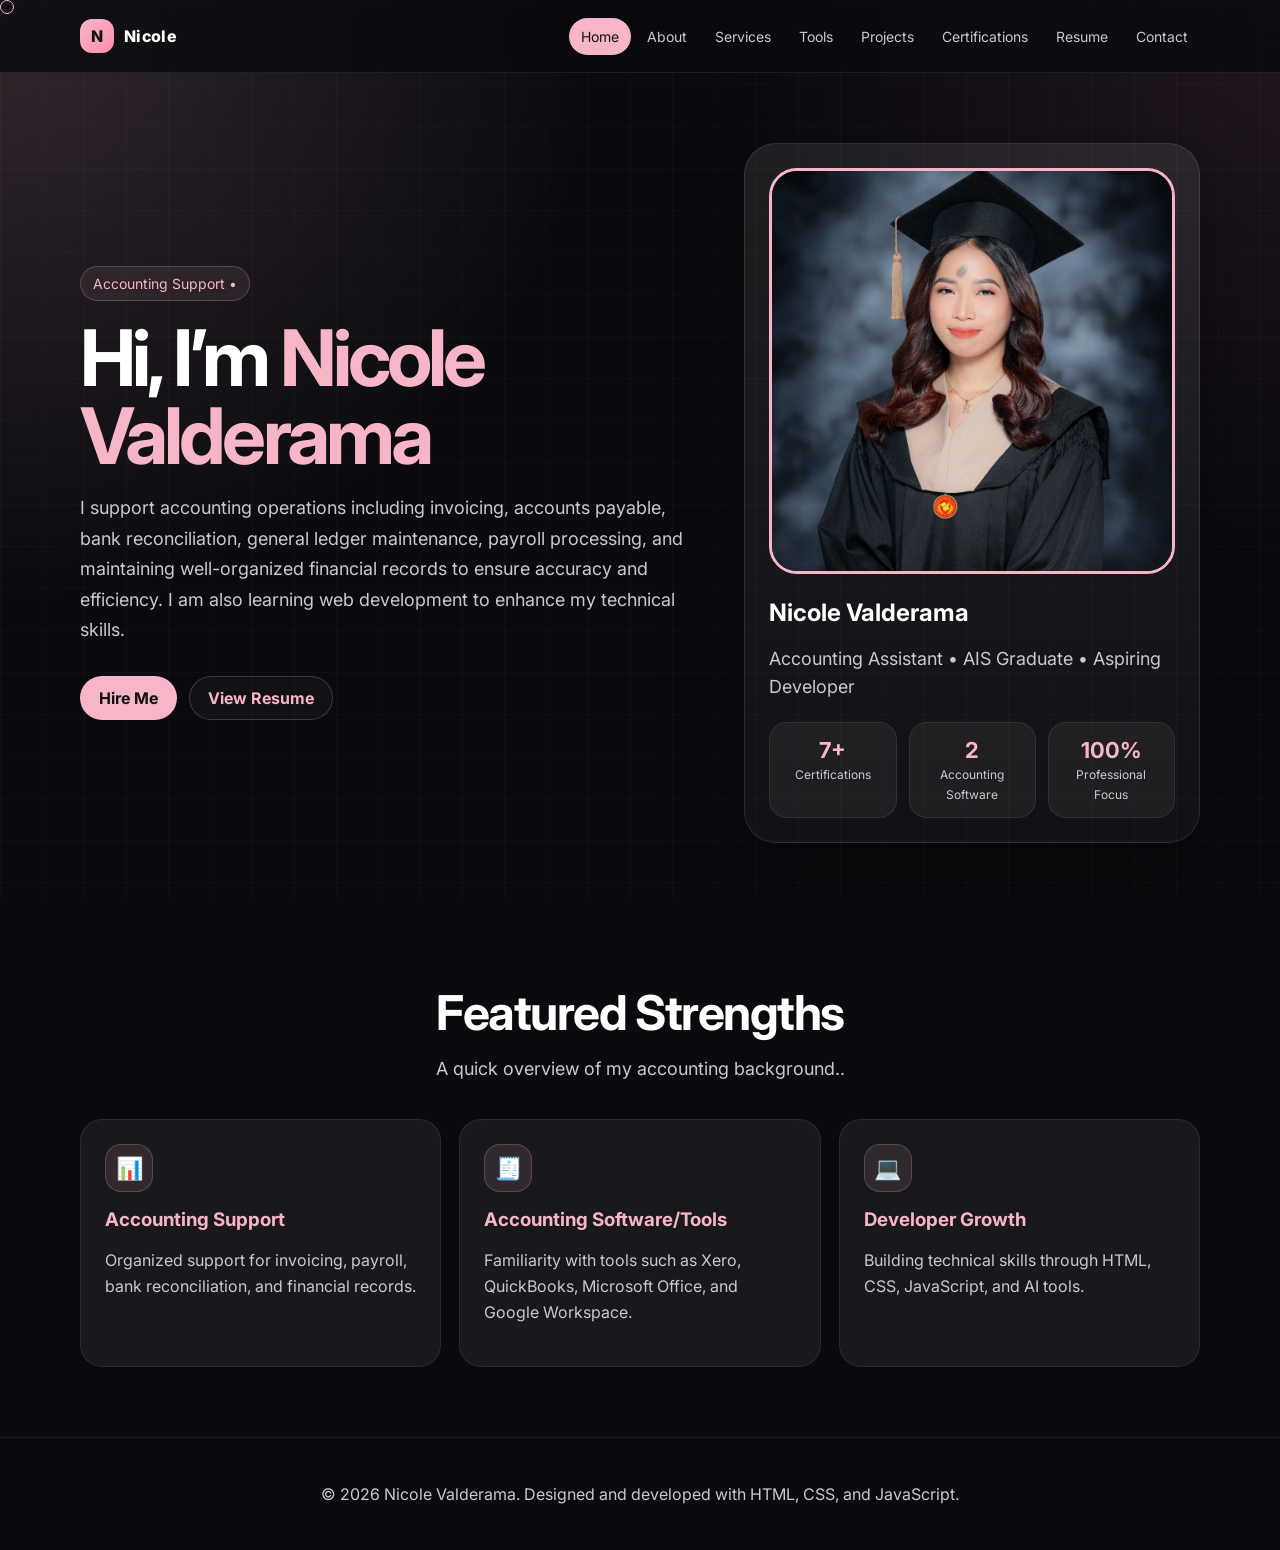
<file: index.html>
<!DOCTYPE html>
<html lang="en">
<head>
  <meta charset="UTF-8">
  <meta name="viewport" content="width=device-width, initial-scale=1.0">
  <meta name="description" content="Nicole Valderama portfolio: accounting support, certifications, and beginner web development projects.">
  <meta name="author" content="Nicole Valderama">
  <title>Home | Nicole Portfolio</title>
  <link rel="icon" type="image/svg+xml" href="images/nikkoi.svg">
  <link rel="stylesheet" href="style.css">
  <link rel="preconnect" href="https://fonts.googleapis.com">
  <link rel="preconnect" href="https://fonts.gstatic.com" crossorigin>
  <link href="https://fonts.googleapis.com/css2?family=Inter:wght@300;400;600;700;800&display=swap" rel="stylesheet">
</head>
<body>
<nav class="navbar">
  <div class="nav-inner">
    <a href="index.html" class="logo"><span class="logo-mark">N</span><span>Nicole</span></a>
    <button class="menu-btn" aria-label="Open menu">Menu</button>
    <div class="nav-links">
      <a href="index.html">Home</a>
      <a href="about.html">About</a>
      <a href="services.html">Services</a>
      <a href="tools.html">Tools</a>
      <a href="projects.html">Projects</a>
      <a href="certifications.html">Certifications</a>
      <a href="resume.html">Resume</a>
      <a href="contact.html">Contact</a>
    </div>
  </div>
</nav>
<header class="hero">
  <div class="container hero-grid">
    <div class="hero-copy reveal">
      <span class="eyebrow">Accounting Support • </span>
      <h1>Hi, I’m <span id="typing" class="gradient-text"></span></h1>
      <p>
        I support accounting operations including invoicing, accounts payable, bank reconciliation,
        general ledger maintenance, payroll processing, and maintaining well-organized financial records
        to ensure accuracy and efficiency. I am also learning web development to enhance my technical skills.

      </p>
      <div class="hero-actions">
        <a href="contact.html" class="btn">Hire Me</a>
        <a href="resume.html" class="btn-outline">View Resume</a>
      </div>
    </div>

    <div class="profile-card reveal">
      <img src="images/profile.jpg" alt="Profile photo of Nicole Valderama" class="profile-photo">
      <h2>Nicole Valderama</h2>
      <p>Accounting Assistant • AIS Graduate • Aspiring Developer</p>
      <div class="stats">
        <div class="stat"><strong>7+</strong><span>Certifications</span></div>
        <div class="stat"><strong>2</strong><span>Accounting Software</span></div>
        <div class="stat"><strong>100%</strong><span>Professional Focus</span></div>
      </div>
    </div>
  </div>
</header>

<section class="page-section reveal">
  <div class="container">
    <h2 class="section-title">Featured Strengths</h2>
    <p class="section-intro">A quick overview of my accounting background..</p>
    <div class="card-grid">
      <article class="card">
        <div class="icon">📊</div>
        <h3>Accounting Support</h3>
        <p>Organized support for invoicing, payroll, bank reconciliation, and financial records.</p>
      </article>
      <article class="card">
        <div class="icon">🧾</div>
        <h3>Accounting Software/Tools</h3>
        <p>Familiarity with tools such as Xero, QuickBooks, Microsoft Office, and Google Workspace.</p>
      </article>
      <article class="card">
        <div class="icon">💻</div>
        <h3>Developer Growth</h3>
        <p>Building technical skills through HTML, CSS, JavaScript, and AI tools.</p>
      </article>
    </div>
  </div>
</section>
<footer>
  <p>© 2026 Nicole Valderama. Designed and developed with HTML, CSS, and JavaScript.</p>
</footer>
<script src="script.js"></script>
</body>
</html>
</file>
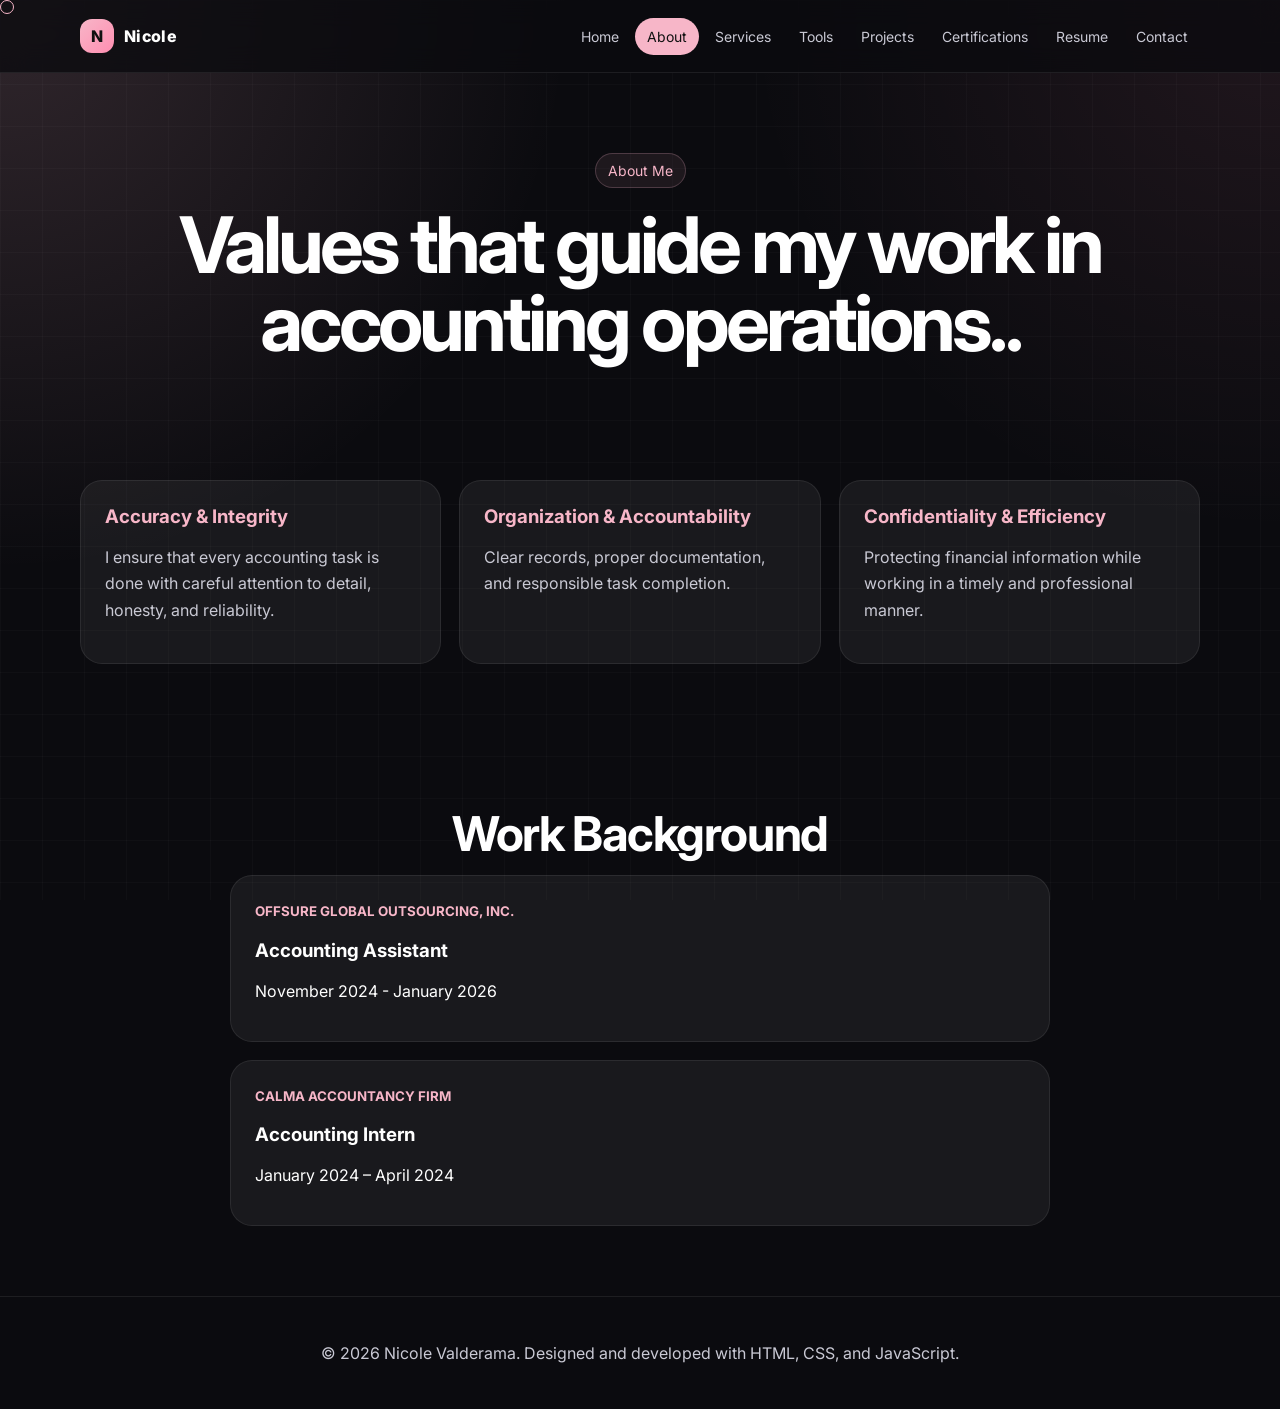
<file: about.html>
<!DOCTYPE html>
<html lang="en">
<head>
  <meta charset="UTF-8">
  <meta name="viewport" content="width=device-width, initial-scale=1.0">
  <meta name="description" content="Nicole Valderama portfolio: accounting support, business tools, certifications, and beginner web development projects.">
  <meta name="author" content="Nicole Valderama">
  <title>About | Nicole Portfolio</title>
  <link rel="icon" type="image/svg+xml" href="images/nikkoi.svg">
  <link rel="stylesheet" href="style.css">
  <link rel="preconnect" href="https://fonts.googleapis.com">
  <link rel="preconnect" href="https://fonts.gstatic.com" crossorigin>
  <link href="https://fonts.googleapis.com/css2?family=Inter:wght@300;400;600;700;800&display=swap" rel="stylesheet">
</head>
<body>
<nav class="navbar">
  <div class="nav-inner">
    <a href="index.html" class="logo"><span class="logo-mark">N</span><span>Nicole</span></a>
    <button class="menu-btn" aria-label="Open menu">Menu</button>
    <div class="nav-links">
      <a href="index.html">Home</a>
      <a href="about.html">About</a>
      <a href="services.html">Services</a>
      <a href="tools.html">Tools</a>
      <a href="projects.html">Projects</a>
      <a href="certifications.html">Certifications</a>
      <a href="resume.html">Resume</a>
      <a href="contact.html">Contact</a>
    </div>
  </div>
</nav>
<header class="page-hero reveal">
  <div class="container">
    <span class="eyebrow">About Me</span>
    <h1>Values that guide my work in accounting operations..</h1>
    </p>
  </div>
</header>

<section class="page-section reveal">
  <div class="container">
    <div class="card-grid">
      <article class="card">
        <h3>Accuracy & Integrity</h3>
        <p>I ensure that every accounting task is done with careful attention to detail, honesty, and reliability.</p>
      </article>
      <article class="card">
        <h3>Organization & Accountability</h3>
        <p>Clear records, proper documentation, and responsible task completion.</p>
      </article>
      <article class="card">
        <h3>Confidentiality & Efficiency</h3>
        <p>Protecting financial information while working in a timely and professional manner.</p>
      </article>
    </div>
  </div>
</section>

<section class="page-section reveal">
  <div class="container">
    <h2 class="section-title">Work Background</h2>
    <div class="timeline">
      <div class="timeline-item">
        <small>OFFSURE GLOBAL OUTSOURCING, INC.</small>
        <h3>Accounting Assistant</h3>
        <p>November 2024 - January 2026</p>
      </div>
      <div class="timeline-item">
        <small>CALMA ACCOUNTANCY FIRM</small>
        <h3>Accounting Intern</h3>
        <p>January 2024 – April 2024</p>
      </div>
    </div>
  </div>
</section>
<footer>
  <p>© 2026 Nicole Valderama. Designed and developed with HTML, CSS, and JavaScript.</p>
</footer>
<script src="script.js"></script>
</body>
</html>
</file>
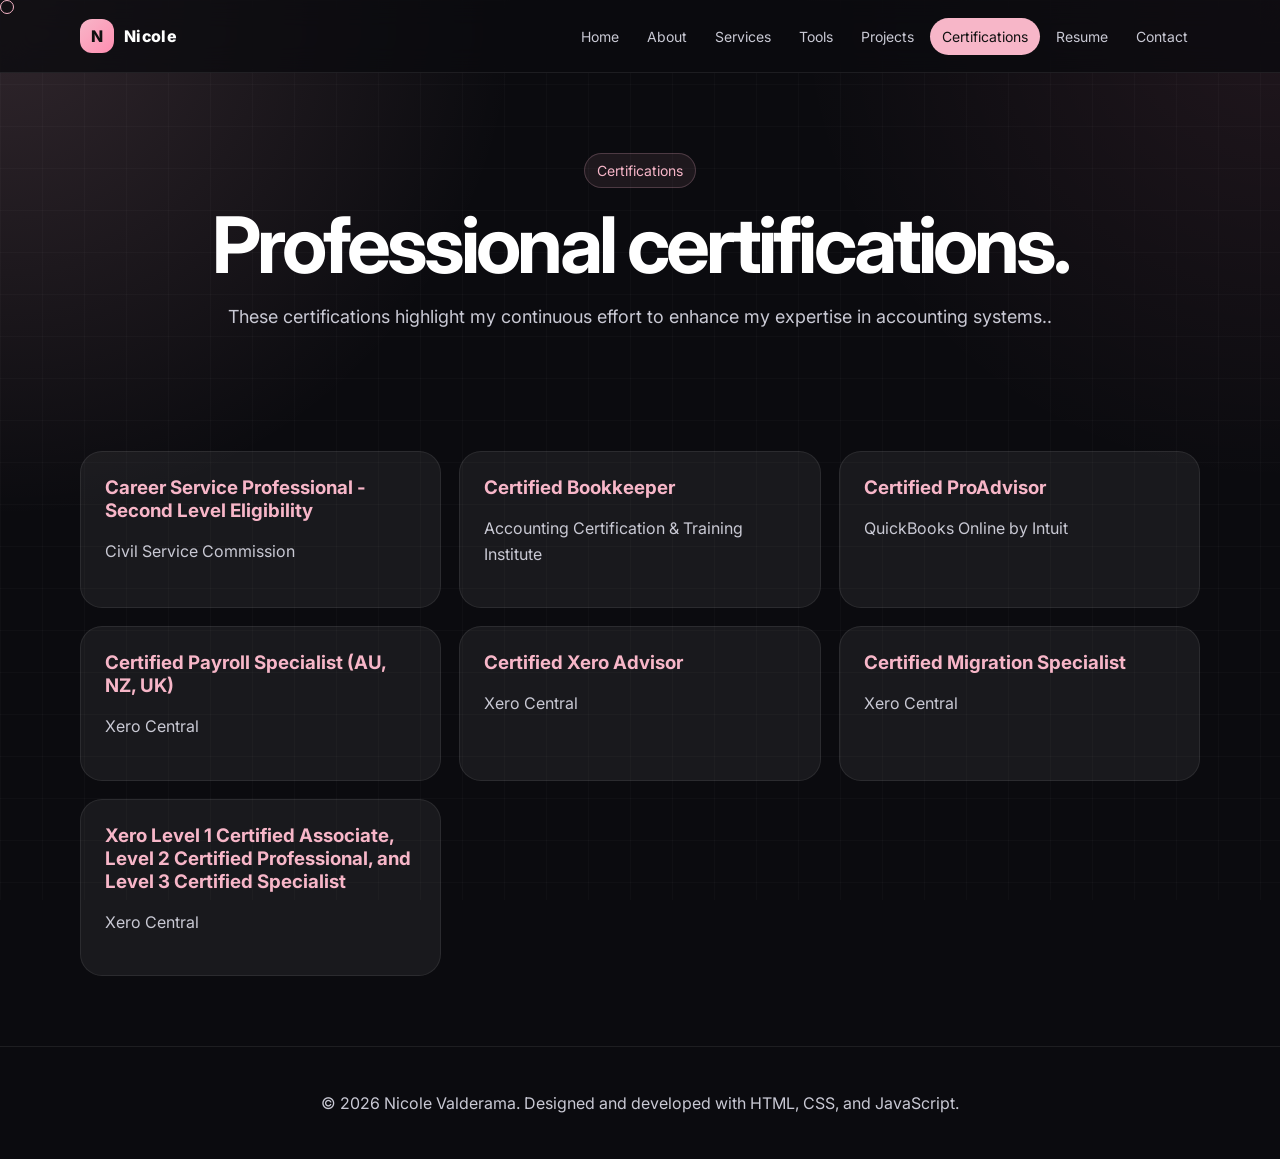
<file: certifications.html>
<!DOCTYPE html>
<html lang="en">
<head>
  <meta charset="UTF-8">
  <meta name="viewport" content="width=device-width, initial-scale=1.0">
  <meta name="description" content="Nicole Valderama portfolio: accounting support, business tools, certifications, and beginner web development projects.">
  <meta name="author" content="Nicole Valderama">
  <title>Certifications | Nicole Portfolio</title>
  <link rel="icon" type="image/svg+xml" href="images/nikkoi.svg">
  <link rel="stylesheet" href="style.css">
  <link rel="preconnect" href="https://fonts.gstatic.com" crossorigin>
  <link rel="preconnect" href="https://fonts.gstatic.com" crossorigin>
  <link href="https://fonts.googleapis.com/css2?family=Inter:wght@300;400;600;700;800&display=swap" rel="stylesheet">
</head>
<body>
<nav class="navbar">
  <div class="nav-inner">
    <a href="index.html" class="logo"><span class="logo-mark">N</span><span>Nicole</span></a>
    <button class="menu-btn" aria-label="Open menu">Menu</button>
    <div class="nav-links">
      <a href="index.html">Home</a>
      <a href="about.html">About</a>
      <a href="services.html">Services</a>
      <a href="tools.html">Tools</a>
      <a href="projects.html">Projects</a>
      <a href="certifications.html">Certifications</a>
      <a href="resume.html">Resume</a>
      <a href="contact.html">Contact</a>
    </div>
  </div>
</nav>
<header class="page-hero reveal">
  <div class="container">
    <span class="eyebrow">Certifications</span>
    <h1>Professional certifications.</h1>
    <p>These certifications highlight my continuous effort to enhance my expertise in accounting systems..</p>
  </div>
</header>

<section class="page-section reveal">
  <div class="container card-grid">
    <article class="card"><h3>Career Service Professional - Second Level Eligibility</h3><p>Civil Service Commission</p></article>
    <article class="card"><h3>Certified Bookkeeper</h3><p>Accounting Certification & Training Institute</p></article>
    <article class="card"><h3>Certified ProAdvisor</h3><p>QuickBooks Online by Intuit</p></article>
    <article class="card"><h3>Certified Payroll Specialist (AU, NZ, UK)</h3><p>Xero Central</p></article>
    <article class="card"><h3>Certified Xero Advisor</h3><p>Xero Central</p></article>
    <article class="card"><h3>Certified Migration Specialist</h3><p>Xero Central</p></article>
    <article class="card"><h3>Xero Level 1 Certified Associate, Level 2 Certified Professional, and Level 3 Certified Specialist</h3><p>Xero Central</p></article>
  </div>
</section>
<footer>
  <p>© 2026 Nicole Valderama. Designed and developed with HTML, CSS, and JavaScript.</p>
</footer>
<script src="script.js"></script>
</body>
</html>
</file>
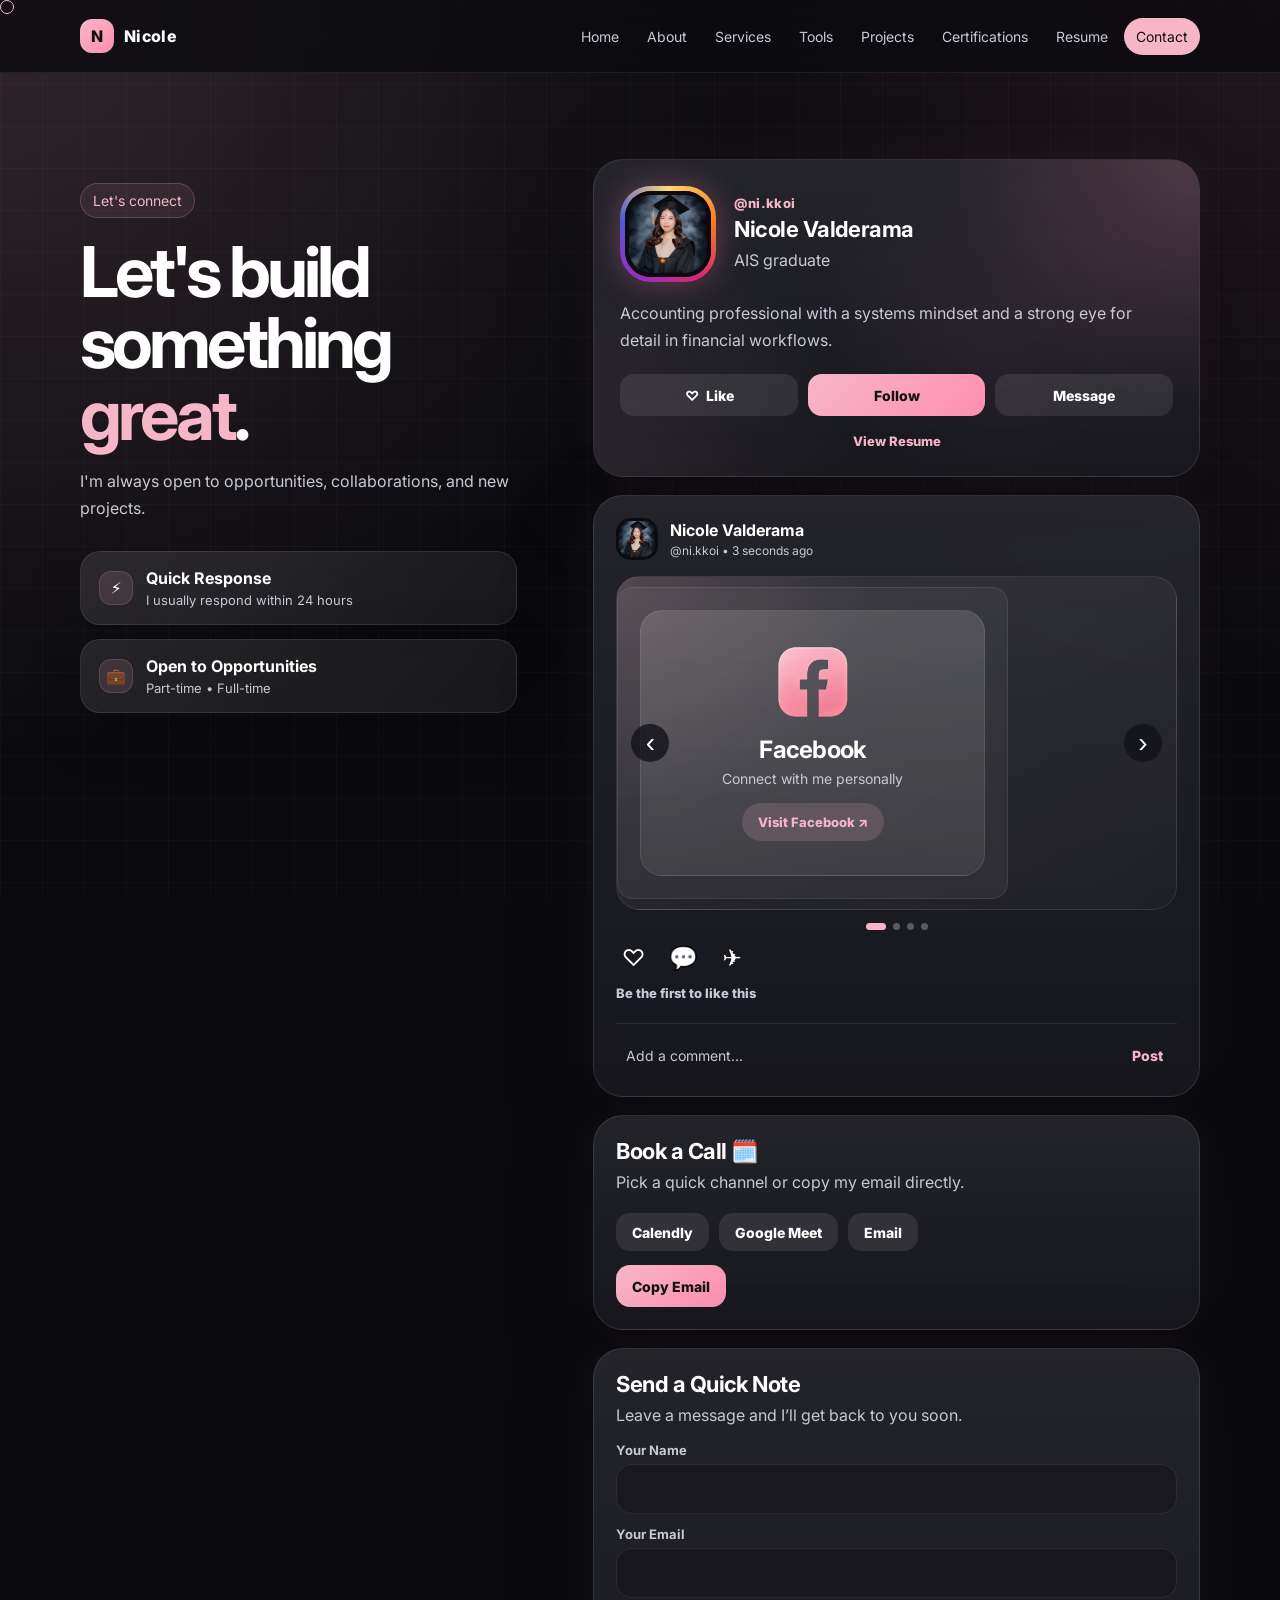
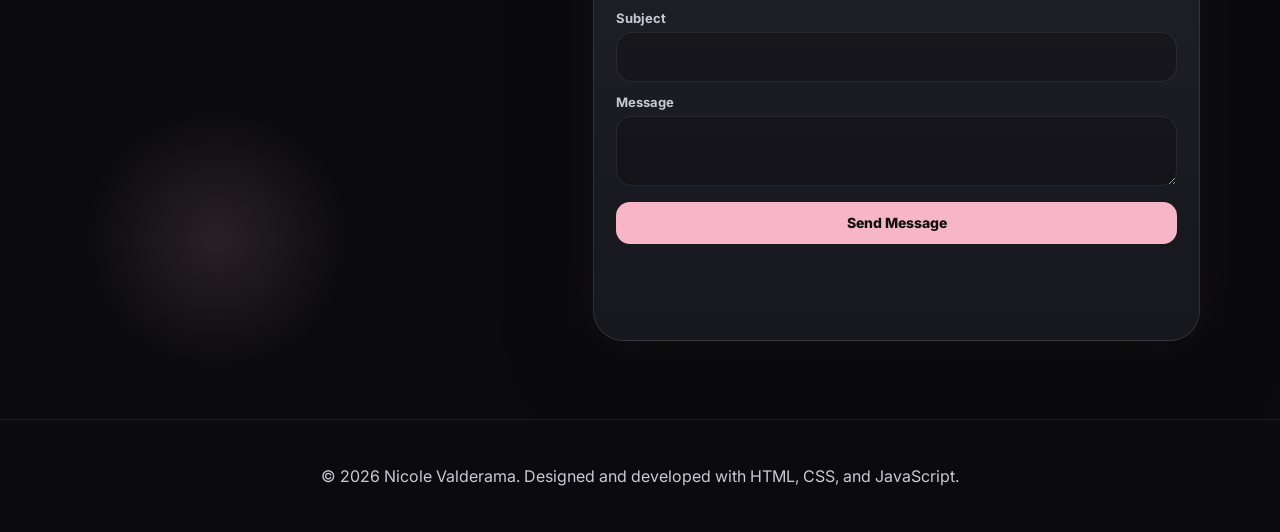
<file: contact.html>
<!DOCTYPE html>
<html lang="en">
<head>
  <meta charset="UTF-8">
  <meta name="viewport" content="width=device-width, initial-scale=1.0">
  <meta name="description" content="Contact Nicole Valderama for opportunities, collaborations, and portfolio inquiries.">
  <meta name="author" content="Nicole Valderama">
  <title>Contact | Nicole Portfolio</title>
  <link rel="icon" type="image/svg+xml" href="images/nikkoi.svg">
  <link rel="stylesheet" href="style.css">
  <link rel="preconnect" href="https://fonts.googleapis.com">
  <link rel="preconnect" href="https://fonts.gstatic.com" crossorigin>
  <link href="https://fonts.googleapis.com/css2?family=Inter:wght@300;400;600;700;800&display=swap" rel="stylesheet">
</head>
<body>
<nav class="navbar">
  <div class="nav-inner">
    <a href="index.html" class="logo"><span class="logo-mark">N</span><span>Nicole</span></a>
    <button class="menu-btn" aria-label="Open menu">Menu</button>
    <div class="nav-links">
      <a href="index.html">Home</a>
      <a href="about.html">About</a>
      <a href="services.html">Services</a>
      <a href="tools.html">Tools</a>
      <a href="projects.html">Projects</a>
      <a href="certifications.html">Certifications</a>
      <a href="resume.html">Resume</a>
      <a href="contact.html">Contact</a>
    </div>
  </div>
</nav>

<main id="contact" class="ig-contact-page">
  <section class="ig-contact-hero">
    <div class="container ig-contact-grid">
      <div class="ig-contact-copy reveal">
        <span class="eyebrow">Let's connect</span>
        <h1>Let's build something <span class="gradient-text">great</span>.</h1>
        <p>I'm always open to opportunities, collaborations, and new projects.</p>

        <div class="ig-contact-info-card">
          <span class="ig-contact-info-icon">⚡</span>
          <div>
            <strong>Quick Response</strong>
            <small>I usually respond within 24 hours</small>
          </div>
        </div>

        <div class="ig-contact-info-card">
          <span class="ig-contact-info-icon">💼</span>
          <div>
            <strong>Open to Opportunities</strong>
            <small>Part-time • Full-time</small>
          </div>
        </div>
      </div>

      <div class="ig-contact-stack reveal">
        <article class="ig-contact-profile-card" aria-label="Instagram style profile">
          <div class="ig-contact-profile-top">
            <div class="ig-story-ring" aria-hidden="true">
              <div class="ig-contact-avatar">
                <img src="images/profile.jpg" alt="Nicole Valderama">
              </div>
            </div>

            <div class="ig-contact-identity">
              <p class="ig-contact-handle">@ni.kkoi</p>
              <h2>Nicole Valderama</h2>
              <p>AIS graduate</p>
            </div>
          </div>

          <p class="ig-contact-bio">
            Accounting professional with a systems mindset and
            a strong eye for detail in financial workflows.
          </p>
<!-- Clean bio divider (replaces stats) -->
<div class="ig-profile-divider"></div>
          <div class="ig-contact-action-row" aria-label="Instagram profile actions">
            <button type="button" class="ig-action-btn ig-like-btn" data-ig-like aria-pressed="false">
              <span class="ig-like-icon">♡</span>
              <span class="ig-like-text">Like</span>
            </button>

            <button type="button" class="ig-action-btn ig-follow-btn" data-ig-follow aria-pressed="false">
              Follow
            </button>

            <a href="mailto:vldrmncl@gmail.com" class="ig-action-btn ig-message-btn">
              Message
            </a>
          </div>

          <div class="ig-profile-mini-links">
            <a href="resume.html">View Resume</a>
          </div>
        </article>
<article class="ig-contact-feed-card ig-carousel-container" data-contact-carousel>
  <!-- HEADER -->
  <div class="ig-post-header clean">
    <div class="ig-contact-avatar small">
      <img src="images/profile.jpg" alt="Nicole">
    </div>

    <div>
      <strong>Nicole Valderama</strong>
      <small>@ni.kkoi • 3 seconds ago</small>
    </div>
  </div>

  <!-- CAROUSEL SLIDES -->
  <div class="ig-carousel-track" id="contactSocialCarousel">
    <!-- FACEBOOK -->
    <div class="ig-slide active" aria-hidden="false">
      <a
        class="ig-social-card"
        href="https://www.facebook.com/nicolegaddivalderama"
        target="_blank"
        rel="noopener noreferrer"
      >
        <img src="images/facebook.png" alt="Facebook icon" class="ig-social-card-icon">
        <span class="ig-social-card-text">
          <strong>Facebook</strong>
          <small>Connect with me personally</small>
        </span>
        <span class="ig-social-card-cta">Visit Facebook ↗</span>
      </a>
    </div>

    <!-- INSTAGRAM -->
    <div class="ig-slide" aria-hidden="true">
      <a
        class="ig-social-card"
        href="https://www.instagram.com/ni.kkoi/"
        target="_blank"
        rel="noopener noreferrer"
      >
        <img src="images/instagram.png" alt="Instagram icon" class="ig-social-card-icon">
        <span class="ig-social-card-text">
          <strong>Instagram</strong>
          <small>Let's be mutuals!</small>
        </span>
        <span class="ig-social-card-cta">Visit Instagram ↗</span>
      </a>
    </div>

    <!-- LINKEDIN -->
    <div class="ig-slide" aria-hidden="true">
      <a
        class="ig-social-card"
        href="https://www.linkedin.com/in/nicolevalderama/"
        target="_blank"
        rel="noopener noreferrer"
      >
        <img src="images/linkedin.png" alt="LinkedIn icon" class="ig-social-card-icon">
        <span class="ig-social-card-text">
          <strong>LinkedIn</strong>
          <small>Professional networking</small>
        </span>
        <span class="ig-social-card-cta">Visit LinkedIn ↗</span>
      </a>
    </div>

    <!-- GITHUB -->
    <div class="ig-slide" aria-hidden="true">
      <a
        class="ig-social-card"
        href="https://github.com/dev-nikkoi/"
        target="_blank"
        rel="noopener noreferrer"
      >
        <img src="images/github2.png" alt="GitHub icon" class="ig-social-card-icon">
        <span class="ig-social-card-text">
          <strong>GitHub</strong>
          <small>My coding projects</small>
        </span>
        <span class="ig-social-card-cta">Visit GitHub ↗</span>
      </a>
    </div>

    <!-- NAVIGATION -->
    <button type="button" class="ig-carousel-btn ig-carousel-prev" id="prevSlide" aria-label="Previous slide">‹</button>
    <button type="button" class="ig-carousel-btn ig-carousel-next" id="nextSlide" aria-label="Next slide">›</button>
  </div>

  <!-- INDICATORS -->
  <div class="ig-carousel-indicators" aria-label="Social carousel indicators">
    <button type="button" class="active" data-slide-to="0" aria-label="Show Facebook slide"></button>
    <button type="button" data-slide-to="1" aria-label="Show Instagram slide"></button>
    <button type="button" data-slide-to="2" aria-label="Show LinkedIn slide"></button>
    <button type="button" data-slide-to="3" aria-label="Show GitHub slide"></button>
  </div>

  <!-- ACTIONS -->
  <div class="ig-actions">
    <button id="likeBtn" class="ig-icon" type="button" aria-label="Like post" aria-pressed="false">♡</button>
    <button class="ig-icon" type="button" aria-label="Comment">💬</button>
    <button class="ig-icon" type="button" aria-label="Share">✈</button>
  </div>

  <div class="ig-likes-text" id="likeText">
    Be the first to like this
  </div>

  <!-- COMMENTS -->
  <div class="ig-comment-list" id="igCommentList" aria-live="polite"></div>

  <form class="ig-comments" id="igCommentForm" autocomplete="off">
    <input id="igCommentInput" type="text" placeholder="Add a comment..." aria-label="Add a comment">
    <button id="igCommentPost" type="submit">Post</button>
  </form>
</article>
        <article class="ig-contact-book-card">
          <div class="ig-book-header">
            <div>
              <h2>Book a Call <span aria-hidden="true">🗓️</span></h2>
              <p>Pick a quick channel or copy my email directly.</p>
            </div>
          </div>

          <div class="ig-contact-pills">
            <a href="https://calendly.com/vldrmncl/30min"
   target="_blank"
   rel="noopener noreferrer"
   class="btn">
  Calendly
</a>

<a href="https://meet.google.com/mfj-zepm-wkc"
   target="_blank"
   rel="noopener noreferrer"
   class="btn">
  Google Meet
</a>
            <a href="mailto:vldrmncl@gmail.com">Email</a>
          </div>

          <div class="ig-copy-row">
            <button type="button" class="ig-copy-email-btn" data-copy-email="vldrmncl@gmail.com">
              Copy Email
            </button>
            <span class="ig-copy-toast" data-copy-status aria-live="polite">
              Email copied!
            </span>
          </div>
        </article>

        <form class="ig-contact-form"
      id="quickNoteForm">
          <div class="ig-form-header">
            <h2>Send a Quick Note</h2>
            <p>Leave a message and I’ll get back to you soon.</p>
          </div>

          <label>
            <span>Your Name</span>
          <input type="text" name="name" required>
          </label>

          <label>
            <span>Your Email</span>
          <input type="email" name="email" required>
          </label>

          <label>
            <span>Subject</span>
            <input type="text" name="subject">
          </label>

          <label>
            <span>Message</span>
          <textarea name="message" required></textarea>
          </label>

          <button type="submit">Send Message</button>
        <p id="quickNoteStatus" class="form-status"></p>
        </form>
      </div>
    </div>
</main>

<footer>
  <p>© 2026 Nicole Valderama. Designed and developed with HTML, CSS, and JavaScript.</p>
</footer>
<script src="script.js"></script>
</body>
</html>
</file>
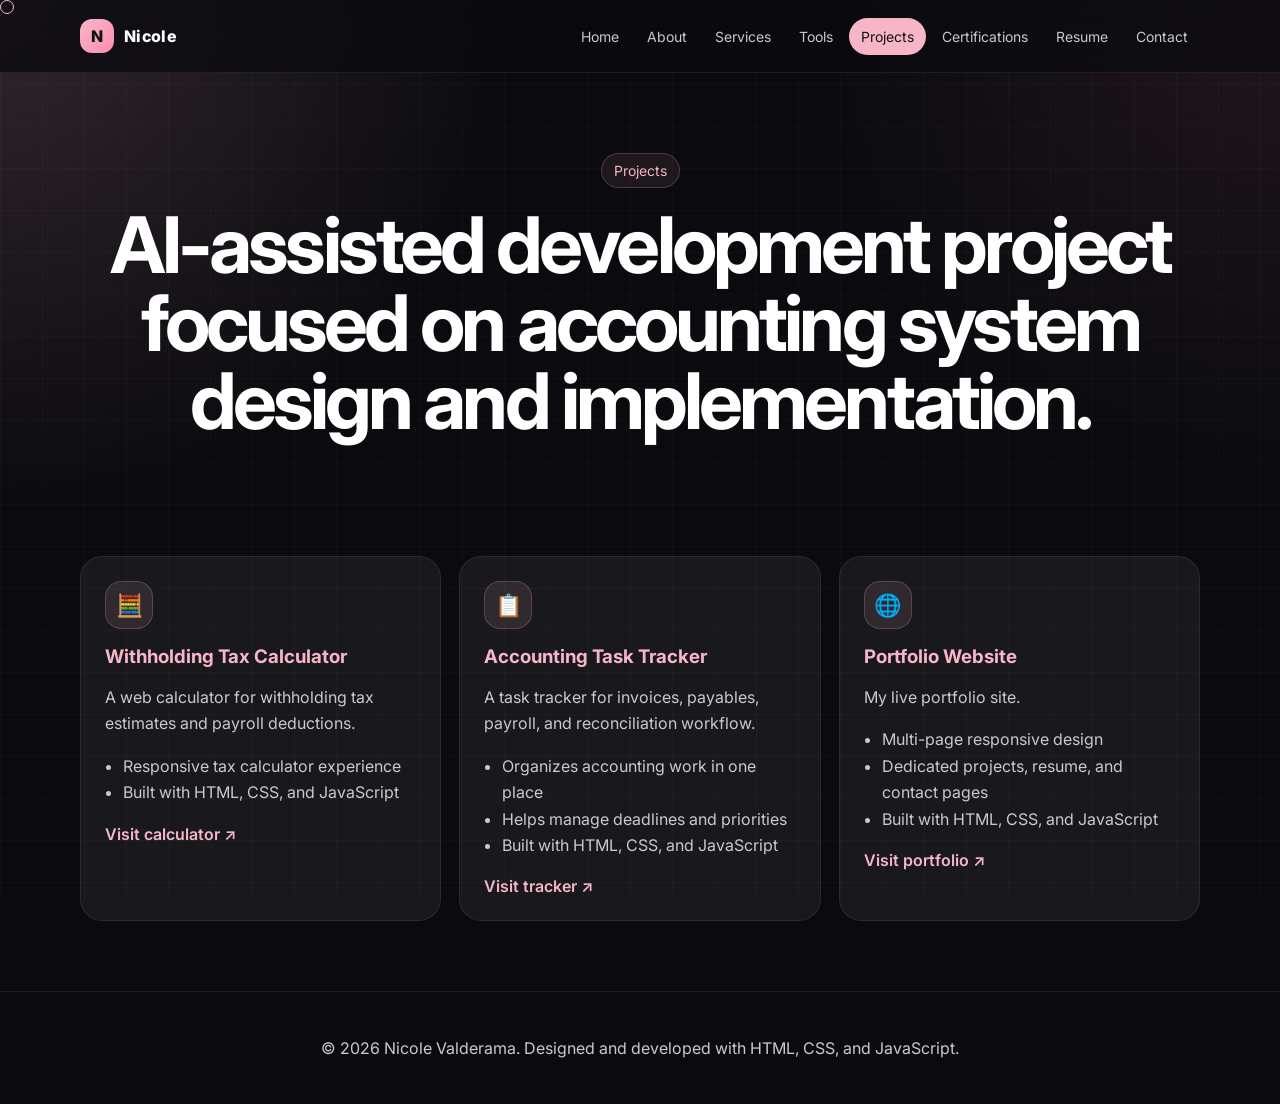
<file: projects.html>
<!DOCTYPE html>
<html lang="en">
<head>
  <meta charset="UTF-8">
  <meta name="viewport" content="width=device-width, initial-scale=1.0">
  <meta name="description" content="Nicole Valderama portfolio: accounting support, business tools, certifications, and beginner web development projects.">
  <meta name="author" content="Nicole Valderama">
  <title>Projects | Nicole Portfolio</title>
  <link rel="icon" type="image/svg+xml" href="images/nikkoi.svg">
  <link rel="stylesheet" href="style.css">
  <link rel="preconnect" href="https://fonts.googleapis.com">
  <link rel="preconnect" href="https://fonts.gstatic.com" crossorigin>
  <link href="https://fonts.googleapis.com/css2?family=Inter:wght@300;400;600;700;800&display=swap" rel="stylesheet">
</head>
<body>
<nav class="navbar">
  <div class="nav-inner">
    <a href="index.html" class="logo"><span class="logo-mark">N</span><span>Nicole</span></a>
    <button class="menu-btn" aria-label="Open menu">Menu</button>
    <div class="nav-links">
      <a href="index.html">Home</a>
      <a href="about.html">About</a>
      <a href="services.html">Services</a>
      <a href="tools.html">Tools</a>
      <a href="projects.html">Projects</a>
      <a href="certifications.html">Certifications</a>
      <a href="resume.html">Resume</a>
      <a href="contact.html">Contact</a>
    </div>
  </div>
</nav>
<header class="page-hero reveal">
  <div class="container">
    <span class="eyebrow">Projects</span>
    <h1>AI-assisted development project focused on accounting system design and implementation.</h1>
  </div>
</header>

<section class="page-section reveal">
  <div class="container card-grid">
    <article class="card">
      <div class="icon">🧮</div>
      <h3>Withholding Tax Calculator</h3>
      <p>A web calculator for withholding tax estimates and payroll deductions.</p>
      <ul>
        <li>Responsive tax calculator experience</li>
        <li>Built with HTML, CSS, and JavaScript</li>
      </ul>
      <a href="https://dev-nikkoi.github.io/withholdingtaxcalculator/" class="project-link" target="_blank" rel="noopener">Visit calculator ↗</a>
    </article>
    <article class="card">
      <div class="icon">📋</div>
      <h3>Accounting Task Tracker</h3>
      <p>A task tracker for invoices, payables, payroll, and reconciliation workflow.</p>
      <ul>
        <li>Organizes accounting work in one place</li>
        <li>Helps manage deadlines and priorities</li>
        <li>Built with HTML, CSS, and JavaScript</li>
      </ul>
      <a href="https://dev-nikkoi.github.io/accountingtasktracker/" class="project-link" target="_blank" rel="noopener">Visit tracker ↗</a>
    </article>
    <article class="card">
      <div class="icon">🌐</div>
      <h3>Portfolio Website</h3>
      <p>My live portfolio site.</p>
      <ul>
        <li>Multi-page responsive design</li>
        <li>Dedicated projects, resume, and contact pages</li>
        <li>Built with HTML, CSS, and JavaScript</li>
      </ul>
      <a href="https://dev-nikkoi.github.io/nicole.valderama-portfolio/" class="project-link" target="_blank" rel="noopener">Visit portfolio ↗</a>
    </article>
  </div>
</section>
<footer>
  <p>© 2026 Nicole Valderama. Designed and developed with HTML, CSS, and JavaScript.</p>
</footer>
<script src="script.js"></script>
</body>
</html>
</file>
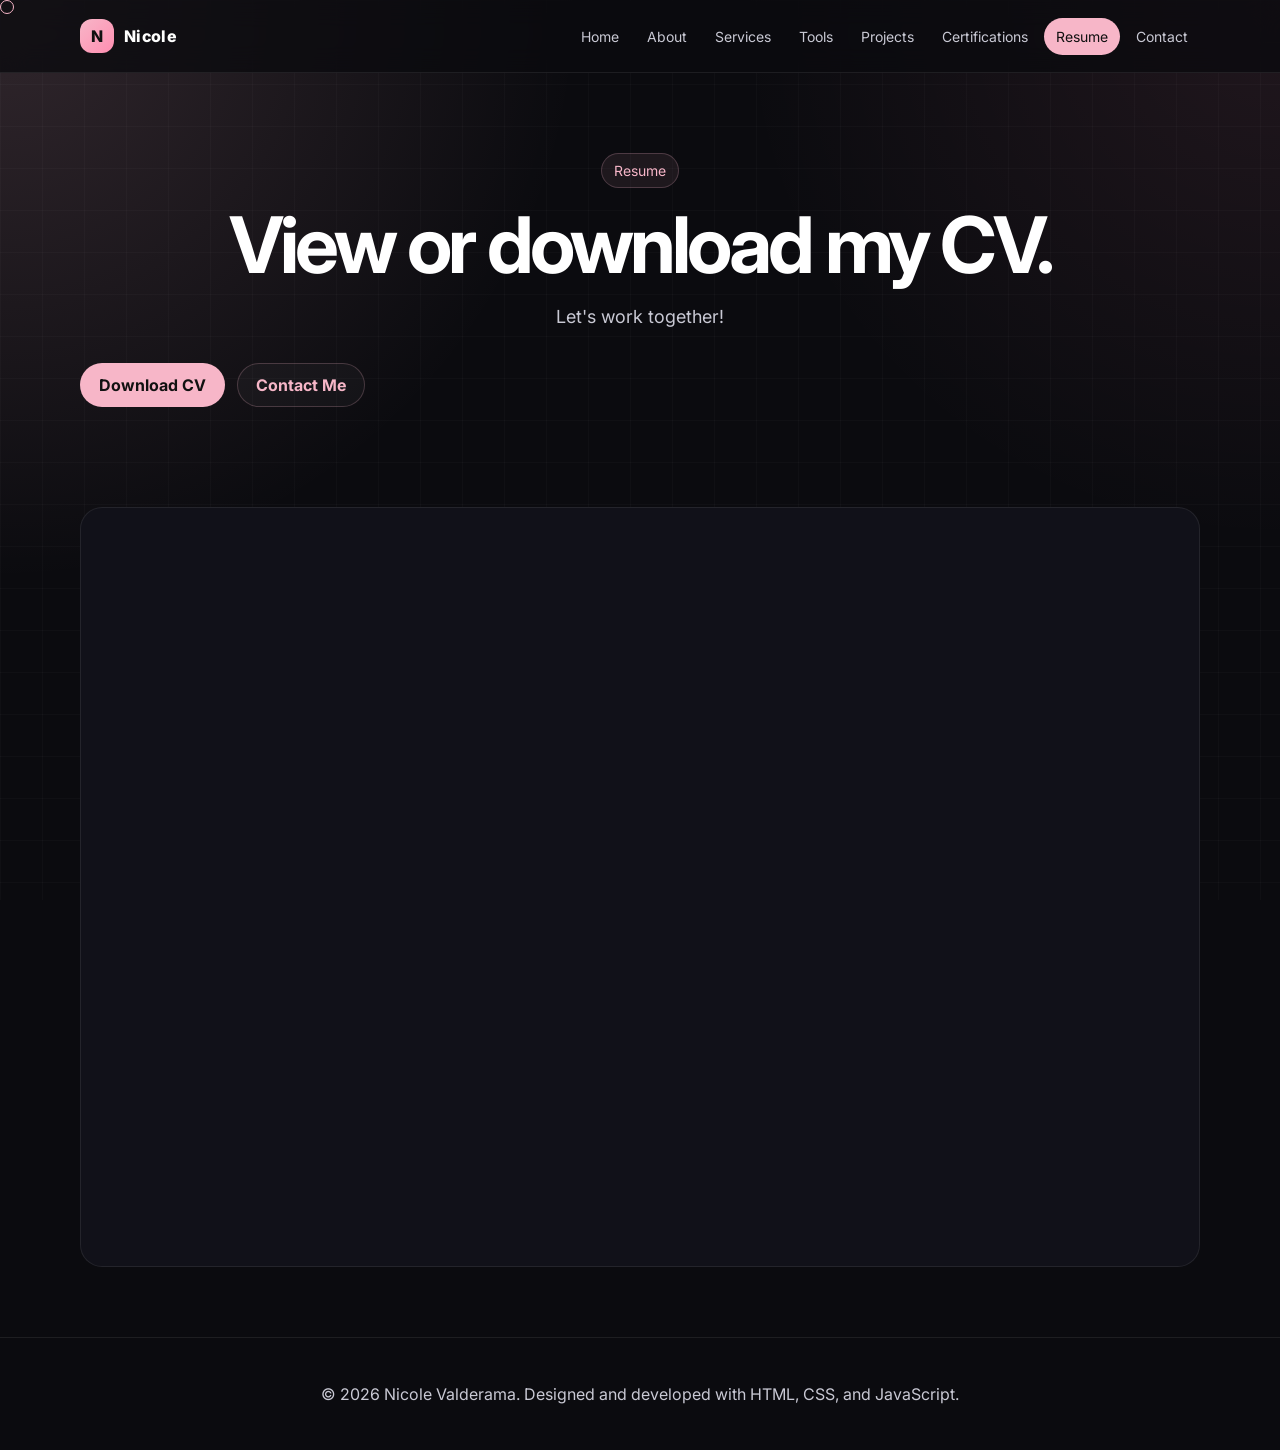
<file: resume.html>
<!DOCTYPE html>
<html lang="en">
<head>
  <meta charset="UTF-8">
  <meta name="viewport" content="width=device-width, initial-scale=1.0">
  <meta name="description" content="Nicole Valderama portfolio: accounting support, business tools, certifications, and beginner web development projects.">
  <meta name="author" content="Nicole Valderama">
  <title>Resume | Nicole Portfolio</title>
  <link rel="icon" type="image/svg+xml" href="images/nikkoi.svg">
  <link rel="stylesheet" href="style.css">
  <link rel="preconnect" href="https://fonts.googleapis.com">
  <link rel="preconnect" href="https://fonts.gstatic.com" crossorigin>
  <link href="https://fonts.googleapis.com/css2?family=Inter:wght@300;400;600;700;800&display=swap" rel="stylesheet">
</head>
<body>
<nav class="navbar">
  <div class="nav-inner">
    <a href="index.html" class="logo"><span class="logo-mark">N</span><span>Nicole</span></a>
    <button class="menu-btn" aria-label="Open menu">Menu</button>
    <div class="nav-links">
      <a href="index.html">Home</a>
      <a href="about.html">About</a>
      <a href="services.html">Services</a>
      <a href="tools.html">Tools</a>
      <a href="projects.html">Projects</a>
      <a href="certifications.html">Certifications</a>
      <a href="resume.html">Resume</a>
      <a href="contact.html">Contact</a>
    </div>
  </div>
</nav>
<header class="page-hero reveal">
  <div class="container">
    <span class="eyebrow">Resume</span>
    <h1>View or download my CV.</h1>
    <p>Let's work together!</p>
    <div class="page-actions">
      <a href="files/Nicole_CV.pdf" download class="btn">Download CV</a>
      <a href="contact.html" class="btn-outline">Contact Me</a>
    </div>
  </div>
</header>

<section class="page-section reveal">
  <div class="container">
    <div class="resume-viewer">
      <iframe src="files/Nicole_CV.pdf" title="Nicole Valderama CV"></iframe>
    </div>
  </div>
</section>
<footer>
  <p>© 2026 Nicole Valderama. Designed and developed with HTML, CSS, and JavaScript.</p>
</footer>
<script src="script.js"></script>
</body>
</html>
</file>
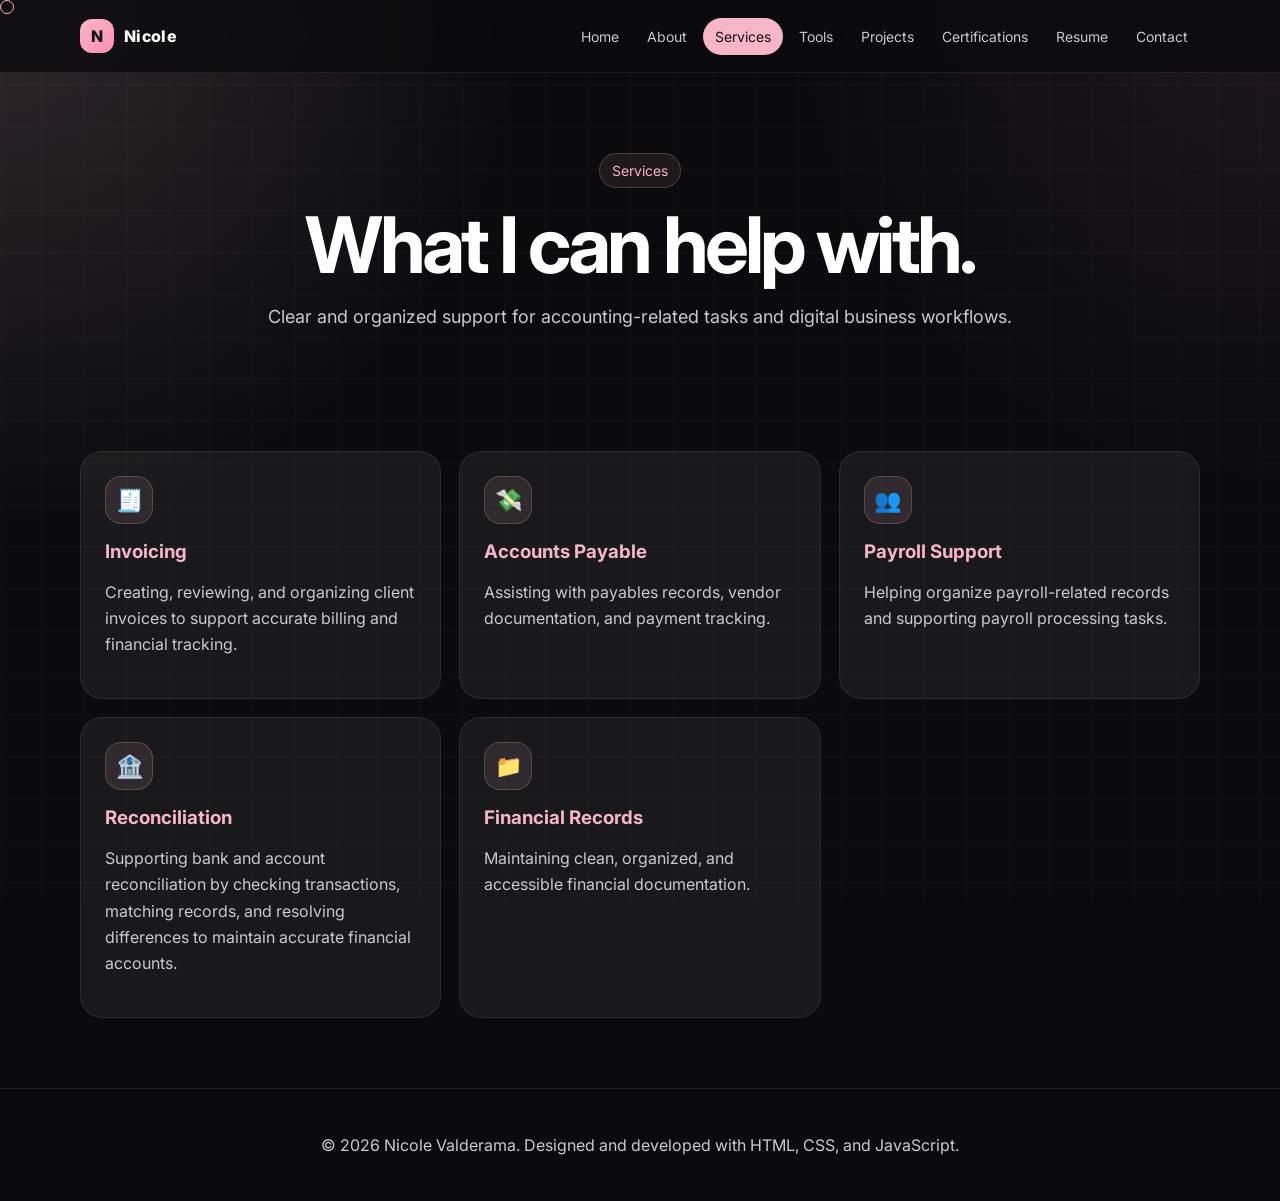
<file: services.html>
<!DOCTYPE html>
<html lang="en">
<head>
  <meta charset="UTF-8">
  <meta name="viewport" content="width=device-width, initial-scale=1.0">
  <meta name="description" content="Nicole Valderama portfolio: accounting support, business tools, certifications, and beginner web development projects.">
  <meta name="author" content="Nicole Valderama">
  <title>Services | Nicole Portfolio</title>
  <link rel="icon" type="image/svg+xml" href="images/nikkoi.svg">
  <link rel="stylesheet" href="style.css">
  <link rel="preconnect" href="https://fonts.googleapis.com">
  <link rel="preconnect" href="https://fonts.gstatic.com" crossorigin>
  <link href="https://fonts.googleapis.com/css2?family=Inter:wght@300;400;600;700;800&display=swap" rel="stylesheet">
</head>
<body>
<nav class="navbar">
  <div class="nav-inner">
    <a href="index.html" class="logo"><span class="logo-mark">N</span><span>Nicole</span></a>
    <button class="menu-btn" aria-label="Open menu">Menu</button>
    <div class="nav-links">
      <a href="index.html">Home</a>
      <a href="about.html">About</a>
      <a href="services.html">Services</a>
      <a href="tools.html">Tools</a>
      <a href="projects.html">Projects</a>
      <a href="certifications.html">Certifications</a>
      <a href="resume.html">Resume</a>
      <a href="contact.html">Contact</a>
    </div>
  </div>
</nav>
<header class="page-hero reveal">
  <div class="container">
    <span class="eyebrow">Services</span>
    <h1>What I can help with.</h1>
    <p>Clear and organized support for accounting-related tasks and digital business workflows.</p>
  </div>
</header>

<section class="page-section reveal">
  <div class="container">
    <div class="card-grid">
      <article class="card"><div class="icon">🧾</div><h3>Invoicing</h3><p>Creating, reviewing, and organizing client invoices to support accurate billing and financial tracking.</p></article>
      <article class="card"><div class="icon">💸</div><h3>Accounts Payable</h3><p>Assisting with payables records, vendor documentation, and payment tracking.</p></article>
      <article class="card"><div class="icon">👥</div><h3>Payroll Support</h3><p>Helping organize payroll-related records and supporting payroll processing tasks.</p></article>
      <article class="card"><div class="icon">🏦</div><h3>Reconciliation</h3><p>Supporting bank and account reconciliation by checking transactions, matching records, and resolving differences to maintain accurate financial accounts.</p></article>
      <article class="card"><div class="icon">📁</div><h3>Financial Records</h3><p>Maintaining clean, organized, and accessible financial documentation.</p></article>
    </div>
  </div>
</section>
<footer>
  <p>© 2026 Nicole Valderama. Designed and developed with HTML, CSS, and JavaScript.</p>
</footer>
<script src="script.js"></script>
</body>
</html>
</file>
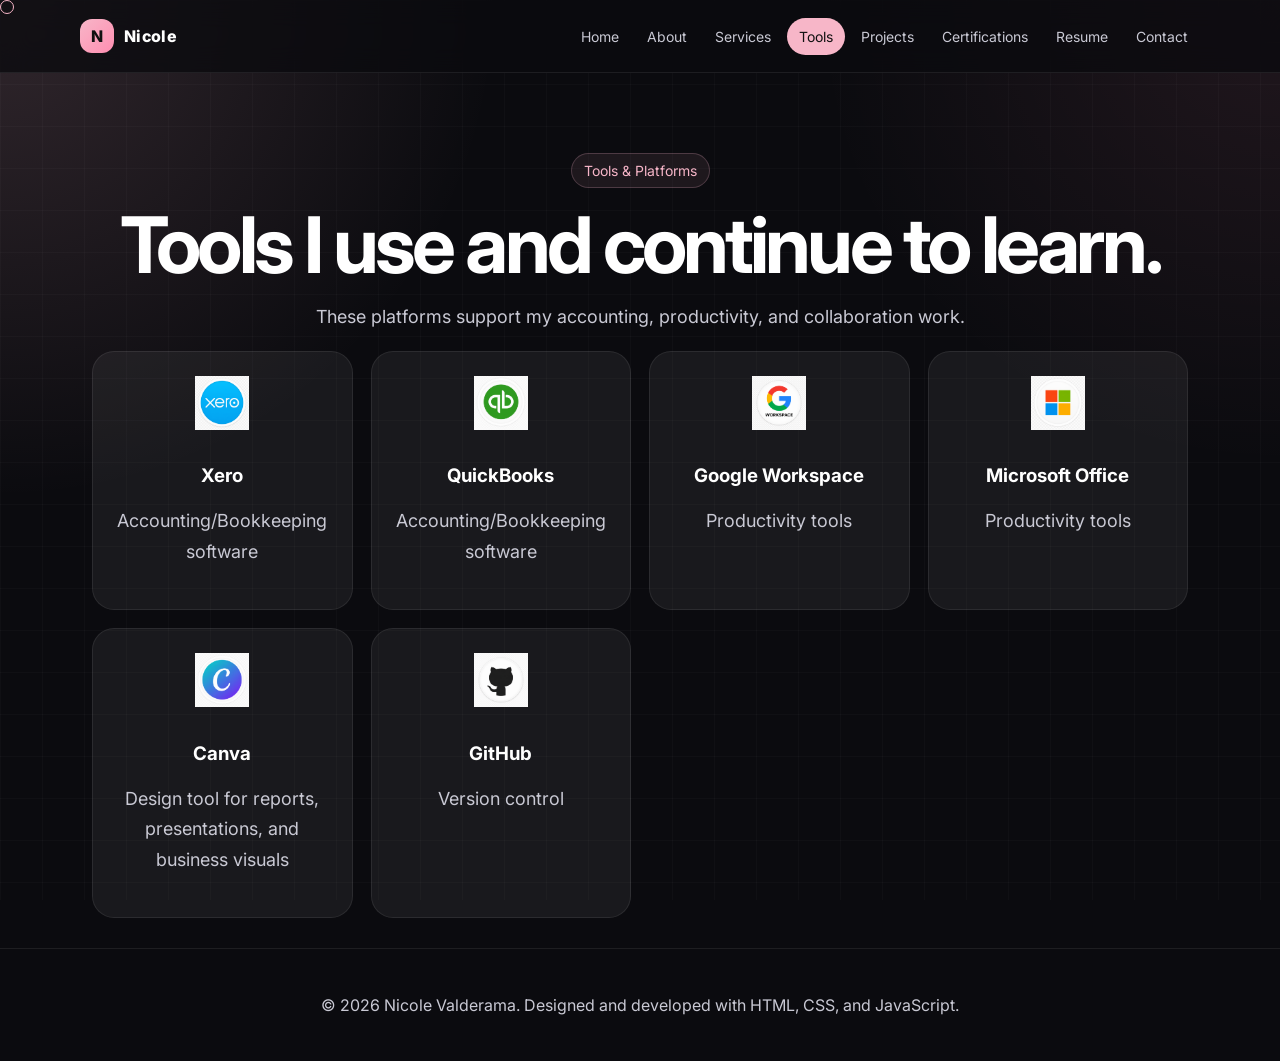
<file: tools.html>
<!DOCTYPE html>
<html lang="en">
<head>
  <meta charset="UTF-8">
  <meta name="viewport" content="width=device-width, initial-scale=1.0">
  <meta name="description" content="Nicole Valderama portfolio: accounting support, business tools, certifications, and beginner web development projects.">
  <meta name="author" content="Nicole Valderama">
  <title>Tools | Nicole Portfolio</title>
  <link rel="icon" type="image/svg+xml" href="images/nikkoi.svg">
  <link rel="stylesheet" href="style.css">
  <link rel="preconnect" href="https://fonts.googleapis.com">
  <link rel="preconnect" href="https://fonts.gstatic.com" crossorigin>
  <link href="https://fonts.googleapis.com/css2?family=Inter:wght@300;400;600;700;800&display=swap" rel="stylesheet">
</head>
<body>
<nav class="navbar">
  <div class="nav-inner">
    <a href="index.html" class="logo"><span class="logo-mark">N</span><span>Nicole</span></a>
    <button class="menu-btn" aria-label="Open menu">Menu</button>
    <div class="nav-links">
      <a href="index.html">Home</a>
      <a href="about.html">About</a>
      <a href="services.html">Services</a>
      <a href="tools.html">Tools</a>
      <a href="projects.html">Projects</a>
      <a href="certifications.html">Certifications</a>
      <a href="resume.html">Resume</a>
      <a href="contact.html">Contact</a>
    </div>
  </div>
</nav>
<header class="page-hero reveal">
  <div class="container">
    <span class="eyebrow">Tools & Platforms</span>
    <h1>Tools I use and continue to learn.</h1>
    <p>These platforms support my accounting, productivity, and collaboration work.</p>
    <div class="tool-grid">
      <article class="tool-card reveal"><img src="images/xero.png" alt="Xero logo"><h3>Xero</h3><p>Accounting/Bookkeeping software</p></article>
      <article class="tool-card reveal"><img src="images/quickbooks.png" alt="QuickBooks logo"><h3>QuickBooks</h3><p>Accounting/Bookkeeping software</p></article>
      <article class="tool-card reveal"><img src="images/googleworkspace.png" alt="Google Workspace logo"><h3>Google Workspace</h3><p>Productivity tools</p></article>
      <article class="tool-card reveal"><img src="images/microsoft.png" alt="Microsoft logo"><h3>Microsoft Office</h3><p>Productivity tools</p></article>
      <article class="tool-card reveal"><img src="images/canva.png" alt="Canva logo"><h3>Canva</h3><p>Design tool for reports, presentations, and business visuals</p></article>
      <article class="tool-card reveal"><img src="images/github.png" alt="GitHub logo"><h3>GitHub</h3><p>Version control</p></article>
    </div>
  </div>
</header>
<footer>
  <p>© 2026 Nicole Valderama. Designed and developed with HTML, CSS, and JavaScript.</p>
</footer>
<script src="script.js"></script>
</body>
</html>
</file>
<file: style.css>
:root {
  --bg: #0b0b0f;
  --bg-soft: #111119;
  --card: rgba(255, 255, 255, 0.06);
  --card-hover: rgba(255, 255, 255, 0.1);
  --text: #ffffff;
  --muted: #c9c9d4;
  --accent: #f7b6c8;
  --accent-strong: #ff8eb1;
  --border: rgba(247, 182, 200, 0.22);
}

* {
  box-sizing: border-box;
}

html {
  scroll-behavior: smooth;
}

body {
  margin: 0;
  font-family: Inter, system-ui, -apple-system, BlinkMacSystemFont, "Segoe UI", sans-serif;
  background:
    radial-gradient(circle at top left, rgba(247, 182, 200, 0.16), transparent 30%),
    radial-gradient(circle at top right, rgba(255, 142, 177, 0.09), transparent 28%),
    var(--bg);
  color: var(--text);
  overflow-x: hidden;
}

body::before {
  content: "";
  position: fixed;
  inset: 0;
  background-image: linear-gradient(rgba(255,255,255,0.025) 1px, transparent 1px), linear-gradient(90deg, rgba(255,255,255,0.025) 1px, transparent 1px);
  background-size: 42px 42px;
  pointer-events: none;
  z-index: -1;
}

a {
  color: inherit;
}

img {
  max-width: 100%;
}

.container {
  width: min(1120px, calc(100% - 40px));
  margin: 0 auto;
}

.navbar {
  position: sticky;
  top: 0;
  z-index: 1000;
  backdrop-filter: blur(14px);
  background: rgba(11, 11, 15, 0.78);
  border-bottom: 1px solid rgba(255,255,255,0.08);
}

.nav-inner {
  width: min(1120px, calc(100% - 40px));
  margin: 0 auto;
  min-height: 72px;
  display: flex;
  align-items: center;
  justify-content: space-between;
  gap: 20px;
}

.logo {
  display: flex;
  align-items: center;
  gap: 10px;
  text-decoration: none;
  font-weight: 800;
  letter-spacing: 0.02em;
}

.logo-mark {
  width: 34px;
  height: 34px;
  display: grid;
  place-items: center;
  border-radius: 12px;
  background: linear-gradient(135deg, var(--accent), var(--accent-strong));
  color: #111;
}

.nav-links {
  display: flex;
  align-items: center;
  gap: 4px;
}

.nav-links a {
  padding: 10px 12px;
  border-radius: 999px;
  text-decoration: none;
  color: var(--muted);
  font-size: 14px;
  transition: 0.2s ease;
}

.nav-links a:hover,
.nav-links a.active {
  color: #111;
  background: var(--accent);
}

.menu-btn {
  display: none;
  background: transparent;
  border: 1px solid var(--border);
  color: var(--text);
  border-radius: 12px;
  padding: 9px 12px;
  cursor: pointer;
}

.hero {
  min-height: calc(100vh - 72px);
  display: grid;
  align-items: center;
  padding: 70px 0;
}

.hero-grid {
  display: grid;
  grid-template-columns: 1.15fr 0.85fr;
  align-items: center;
  gap: 48px;
}

.eyebrow {
  display: inline-flex;
  align-items: center;
  gap: 8px;
  margin-bottom: 18px;
  color: var(--accent);
  background: rgba(247, 182, 200, 0.08);
  border: 1px solid var(--border);
  padding: 8px 12px;
  border-radius: 999px;
  font-size: 14px;
}

.hero h1,
.page-hero h1 {
  margin: 0 0 16px;
  font-size: clamp(42px, 7vw, 78px);
  line-height: 1;
  letter-spacing: -0.05em;
}

.gradient-text {
  color: var(--accent);
}

.hero p,
.page-hero p,
.section-intro {
  color: var(--muted);
  font-size: 18px;
  line-height: 1.7;
}

.hero-actions,
.page-actions {
  display: flex;
  flex-wrap: wrap;
  gap: 12px;
  margin-top: 30px;
}

.btn,
.btn-outline {
  display: inline-flex;
  align-items: center;
  justify-content: center;
  min-height: 44px;
  padding: 0 18px;
  border-radius: 999px;
  text-decoration: none;
  font-weight: 700;
  border: 1px solid transparent;
  cursor: pointer;
  transition: 0.2s ease;
}

.btn {
  background: var(--accent);
  color: #111;
}

.btn-outline {
  background: rgba(255,255,255,0.03);
  color: var(--accent);
  border-color: var(--border);
}

.btn:hover,
.btn-outline:hover {
  transform: translateY(-2px);
  box-shadow: 0 16px 36px rgba(247, 182, 200, 0.18);
}

.profile-card {
  background: linear-gradient(180deg, rgba(255,255,255,0.08), rgba(255,255,255,0.03));
  border: 1px solid rgba(255,255,255,0.1);
  border-radius: 32px;
  padding: 24px;
  box-shadow: 0 24px 80px rgba(0,0,0,0.35);
}

.profile-photo {
  width: 100%;
  aspect-ratio: 1;
  object-fit: cover;
  border-radius: 28px;
  border: 3px solid var(--accent);
}

.profile-card h2 {
  margin-bottom: 8px;
}

.profile-card p {
  color: var(--muted);
  line-height: 1.6;
}

.stats {
  display: grid;
  grid-template-columns: repeat(3, 1fr);
  gap: 12px;
  margin-top: 20px;
}

.stat {
  background: rgba(255,255,255,0.05);
  border: 1px solid rgba(255,255,255,0.08);
  border-radius: 18px;
  padding: 14px;
  text-align: center;
}

.stat strong {
  display: block;
  color: var(--accent);
  font-size: 22px;
}

.stat span {
  color: var(--muted);
  font-size: 12px;
}

.page-hero {
  padding: 80px 0 30px;
  text-align: center;
}

section,
.page-section {
  padding: 70px 0;
}

.section-title {
  margin: 0 0 12px;
  font-size: clamp(30px, 4vw, 48px);
  letter-spacing: -0.03em;
  text-align: center;
}

.section-intro {
  max-width: 760px;
  margin: 0 auto 34px;
  text-align: center;
}

.centered-text {
  max-width: 760px;
  margin: 0 auto 34px;
  text-align: center;
}

.grid,
.card-grid {
  display: grid;
  grid-template-columns: repeat(3, 1fr);
  gap: 18px;
}

.card {
  background: var(--card);
  border: 1px solid rgba(255,255,255,0.08);
  border-radius: 22px;
  padding: 24px;
  transition: 0.2s ease;
}

.card:hover {
  transform: translateY(-6px);
  background: var(--card-hover);
  border-color: var(--border);
}

.card h3 {
  margin: 0 0 10px;
  color: var(--accent);
}

.card p,
.card li {
  color: var(--muted);
  line-height: 1.65;
}

.card ul {
  padding-left: 18px;
  margin-bottom: 0;
}

.icon {
  width: 48px;
  height: 48px;
  display: grid;
  place-items: center;
  border-radius: 16px;
  background: rgba(247, 182, 200, 0.1);
  border: 1px solid var(--border);
  margin-bottom: 16px;
  font-size: 22px;
}

.project-link {
  display: inline-flex;
  align-items: center;
  gap: 8px;
  margin-top: 18px;
  color: var(--accent);
  text-decoration: none;
  font-weight: 600;
}

.project-link:hover {
  text-decoration: underline;
}

.tool-grid {
  display: grid;
  grid-template-columns: repeat(auto-fit, minmax(220px, 1fr));
  gap: 18px;
  max-width: 1120px;
  margin: 0 auto;
  padding: 0 12px;
}

.tool-card {
  text-align: center;
  background: var(--card);
  border: 1px solid rgba(255,255,255,0.08);
  border-radius: 22px;
  padding: 24px 16px;
  transition: transform 0.25s ease, background 0.25s ease, border-color 0.25s ease, box-shadow 0.25s ease;
}

.tool-card:hover {
  transform: translateY(-6px);
  background: var(--card-hover);
  border-color: var(--border);
  box-shadow: 0 20px 45px rgba(0, 0, 0, 0.2);
}

.tool-card img {
  width: 54px;
  height: 54px;
  object-fit: contain;
  margin-bottom: 12px;
}

.timeline {
  max-width: 820px;
  margin: 0 auto;
  display: grid;
  gap: 18px;
}

.timeline-item {
  background: var(--card);
  border: 1px solid rgba(255,255,255,0.08);
  border-radius: 22px;
  padding: 24px;
}

.timeline-item small {
  color: var(--accent);
  font-weight: 700;
}

.resume-viewer {
  height: 760px;
  background: var(--bg-soft);
  border: 1px solid rgba(255,255,255,0.08);
  border-radius: 22px;
  overflow: hidden;
}

.resume-viewer iframe {
  width: 100%;
  height: 100%;
  border: 0;
}

.contact-panel {
  max-width: 760px;
  margin: 0 auto;
  background: linear-gradient(180deg, rgba(255,255,255,0.08), rgba(255,255,255,0.03));
  border: 1px solid rgba(255,255,255,0.1);
  border-radius: 28px;
  padding: 32px;
  text-align: center;
}

.contact-links {
  display: flex;
  flex-wrap: wrap;
  justify-content: center;
  gap: 12px;
  margin-top: 20px;
}

footer {
  padding: 30px 20px;
  color: var(--muted);
  text-align: center;
  border-top: 1px solid rgba(255,255,255,0.08);
}

.reveal {
  opacity: 0;
  transform: translateY(24px);
  transition: 0.7s ease;
}

.reveal.show {
  opacity: 1;
  transform: translateY(0);
}

.cursor {
  width: 14px;
  height: 14px;
  position: fixed;
  left: 0;
  top: 0;
  border: 1px solid var(--accent);
  border-radius: 50%;
  pointer-events: none;
  transform: translate3d(-50%, -50%, 0);
  will-change: transform;
  z-index: 99999;
}

@media (min-width: 900px) {
  body.has-custom-cursor,
  body.has-custom-cursor a,
  body.has-custom-cursor button {
    cursor: none;
  }
}

@media (max-width: 900px) {
  .menu-btn {
    display: inline-flex;
  }

  .nav-inner {
    position: relative;
  }

  .nav-links {
    display: none;
    position: absolute;
    top: 72px;
    left: 0;
    right: 0;
    flex-direction: column;
    align-items: stretch;
    gap: 8px;
    padding: 16px;
    background: rgba(11, 11, 15, 0.96);
    border: 1px solid rgba(255,255,255,0.08);
    border-radius: 0 0 18px 18px;
  }

  .nav-links.open {
    display: flex;
  }

  .nav-links a {
    text-align: center;
  }

  .hero-grid,
  .grid,
  .card-grid,
  .tool-grid {
    grid-template-columns: 1fr;
  }

  .hero {
    min-height: auto;
  }
}

@media (max-width: 560px) {
  .container,
  .nav-inner {
    width: min(100% - 28px, 1120px);
  }

  .hero,
  .page-hero,
  section,
  .page-section {
    padding: 46px 0;
  }

  .stats {
    grid-template-columns: 1fr;
  }

  .hero-actions,
  .page-actions,
  .contact-links {
    flex-direction: column;
  }

  .btn,
  .btn-outline {
    width: 100%;
  }

  .resume-viewer {
    height: 560px;
  }
}

/* =========================
   CONTACT PAGE ONLY
========================= */

.ig-contact-page {
  min-height: calc(100vh - 72px);
}

.ig-contact-hero {
  position: relative;
  overflow: hidden;
  padding: 86px 0 78px;
}

.ig-contact-hero::before,
.ig-contact-hero::after {
  content: "";
  position: absolute;
  border-radius: 999px;
  pointer-events: none;
  filter: blur(8px);
}

.ig-contact-hero::before {
  width: 360px;
  height: 360px;
  right: 8%;
  top: 70px;
  background: radial-gradient(circle, rgba(255, 142, 177, 0.18), transparent 68%);
}

.ig-contact-hero::after {
  width: 280px;
  height: 280px;
  left: 6%;
  bottom: 40px;
  background: radial-gradient(circle, rgba(247, 182, 200, 0.13), transparent 68%);
}

.ig-contact-grid {
  position: relative;
  z-index: 1;
  display: grid;
  grid-template-columns: minmax(280px, 0.9fr) minmax(320px, 1.25fr);
  align-items: start;
  gap: clamp(30px, 6vw, 78px);
}

.ig-contact-copy {
  max-width: 520px;
  padding-top: 24px;
}

.ig-contact-copy h1 {
  margin: 0 0 18px;
  font-size: clamp(42px, 6vw, 70px);
  line-height: 1.02;
  letter-spacing: -0.055em;
}

.ig-contact-copy p {
  max-width: 440px;
  margin: 0 0 28px;
  color: var(--muted);
  line-height: 1.7;
}

.ig-contact-info-card {
  display: flex;
  align-items: center;
  gap: 13px;
  max-width: 440px;
  margin-top: 14px;
  padding: 16px 18px;
  border: 1px solid rgba(255,255,255,0.09);
  border-radius: 20px;
  background:
    linear-gradient(135deg, rgba(255,255,255,0.075), rgba(255,255,255,0.025)),
    rgba(255,255,255,0.03);
  box-shadow: 0 20px 60px rgba(0,0,0,0.18);
  backdrop-filter: blur(16px);
  transition: transform 0.25s ease, border-color 0.25s ease, background 0.25s ease;
}

.ig-contact-info-card:hover {
  transform: translateY(-4px);
  border-color: rgba(247, 182, 200, 0.28);
  background:
    linear-gradient(135deg, rgba(247, 182, 200, 0.12), rgba(255,255,255,0.035)),
    rgba(255,255,255,0.04);
}

.ig-contact-info-icon {
  width: 34px;
  height: 34px;
  display: grid;
  place-items: center;
  flex: 0 0 auto;
  border-radius: 12px;
  background: rgba(247, 182, 200, 0.12);
  box-shadow: inset 0 0 0 1px rgba(247, 182, 200, 0.16);
}

.ig-contact-info-card strong,
.ig-contact-info-card small {
  display: block;
}

.ig-contact-info-card small {
  margin-top: 4px;
  color: var(--muted);
  font-size: 13px;
}

.ig-contact-stack {
  display: grid;
  gap: 18px;
}

.ig-contact-profile-card,
.ig-contact-feed-card,
.ig-contact-book-card,
.ig-contact-form {
  border: 1px solid rgba(255,255,255,0.1);
  background:
    linear-gradient(180deg, rgba(255,255,255,0.085), rgba(255,255,255,0.035)),
    rgba(17, 17, 25, 0.72);
  border-radius: 30px;
  box-shadow:
    0 30px 90px rgba(0,0,0,0.3),
    0 0 50px rgba(247, 182, 200, 0.055);
  backdrop-filter: blur(18px);
}

.ig-contact-profile-card {
  position: relative;
  overflow: hidden;
  padding: 26px;
}

.ig-contact-profile-card::before {
  content: "";
  position: absolute;
  inset: 0;
  background:
    radial-gradient(circle at top right, rgba(255, 142, 177, 0.18), transparent 36%),
    radial-gradient(circle at bottom left, rgba(247, 182, 200, 0.09), transparent 38%);
  pointer-events: none;
}

.ig-contact-profile-top,
.ig-contact-bio,
.ig-profile-stats,
.ig-contact-action-row,
.ig-profile-mini-links {
  position: relative;
  z-index: 1;
}

.ig-contact-profile-top {
  display: flex;
  align-items: center;
  gap: 18px;
  margin-bottom: 18px;
}

.ig-story-ring {
  position: relative;
  width: 96px;
  height: 96px;
  flex: 0 0 auto;
  display: grid;
  place-items: center;
  border-radius: 30px;
}

.ig-story-ring::before {
  content: "";
  position: absolute;
  inset: 0;
  border-radius: 31px;
  background: conic-gradient(
    from 0deg,
    #feda75,
    #fa7e1e,
    #d62976,
    #962fbf,
    #4f5bd5,
    #feda75
  );
  animation: igStorySpin 5s linear infinite;
  box-shadow: 0 0 32px rgba(255, 142, 177, 0.3);
}

.ig-story-ring::after {
  content: "";
  position: absolute;
  inset: 5px;
  border-radius: 26px;
  background: rgba(17, 17, 25, 0.95);
}

.ig-contact-avatar {
  position: relative;
  z-index: 1;
  width: 86px;
  height: 86px;
  padding: 4px;
  border-radius: 26px;
  background: rgba(11, 11, 15, 0.95);
}

.ig-contact-avatar img {
  width: 100%;
  height: 100%;
  display: block;
  object-fit: cover;
  border-radius: 22px;
}

.ig-contact-identity {
  min-width: 0;
}

.ig-contact-handle {
  margin: 0 0 5px;
  color: var(--accent);
  font-size: 13px;
  font-weight: 800;
  letter-spacing: 0.03em;
}

.ig-contact-identity h2,
.ig-feed-header h2,
.ig-contact-book-card h2,
.ig-form-header h2 {
  margin: 0;
  font-size: 22px;
  letter-spacing: -0.025em;
}

.ig-contact-identity > p:last-child,
.ig-feed-header p,
.ig-contact-book-card p,
.ig-form-header p {
  margin: 6px 0 0;
  color: var(--muted);
  line-height: 1.55;
}

.ig-contact-bio {
  margin: 0 0 20px;
  color: var(--muted);
  line-height: 1.7;
}

.ig-profile-stats {
  display: grid;
  grid-template-columns: repeat(3, 1fr);
  gap: 11px;
  margin-bottom: 18px;
}

.ig-profile-stats div {
  padding: 13px 10px;
  text-align: center;
  border-radius: 18px;
  background: rgba(255,255,255,0.055);
  border: 1px solid rgba(255,255,255,0.08);
}

.ig-profile-stats strong {
  display: block;
  color: var(--accent);
  font-size: 20px;
}

.ig-profile-stats span {
  display: block;
  margin-top: 3px;
  color: var(--muted);
  font-size: 12px;
}

.ig-contact-action-row {
  display: grid;
  grid-template-columns: 1fr 1fr 1fr;
  gap: 10px;
}

.ig-action-btn,
.ig-contact-pills a,
.ig-contact-form button,
.ig-copy-email-btn {
  min-height: 42px;
  display: inline-flex;
  align-items: center;
  justify-content: center;
  gap: 7px;
  border: 0;
  border-radius: 14px;
  background: rgba(255,255,255,0.09);
  color: var(--text);
  font: inherit;
  font-size: 14px;
  font-weight: 800;
  text-decoration: none;
  cursor: pointer;
  transition:
    transform 0.22s ease,
    background 0.22s ease,
    color 0.22s ease,
    box-shadow 0.22s ease;
}

.ig-action-btn:hover,
.ig-contact-pills a:hover,
.ig-contact-form button:hover,
.ig-copy-email-btn:hover {
  transform: translateY(-2px);
  background: rgba(247, 182, 200, 0.2);
  box-shadow: 0 12px 30px rgba(247, 182, 200, 0.12);
}

.ig-follow-btn {
  background: linear-gradient(135deg, var(--accent), var(--accent-strong));
  color: #111;
}

.ig-follow-btn.is-following {
  background: rgba(255,255,255,0.11);
  color: var(--text);
}

.ig-like-btn.is-liked {
  color: #ff8eb1;
  background: rgba(255, 142, 177, 0.16);
}

.ig-like-btn.is-liked .ig-like-icon {
  animation: igHeartPop 0.28s ease;
}

.ig-profile-mini-links {
  margin-top: 14px;
  text-align: center;
}

.ig-profile-mini-links a {
  color: var(--accent);
  font-size: 13px;
  font-weight: 800;
  text-decoration: none;
}

.ig-profile-mini-links a:hover {
  text-decoration: underline;
}

.ig-contact-feed-card,
.ig-contact-book-card,
.ig-contact-form {
  padding: 22px;
}

.ig-feed-header {
  display: flex;
  align-items: center;
  gap: 13px;
  margin-bottom: 16px;
}

.ig-feed-dot {
  width: 38px;
  height: 38px;
  flex: 0 0 auto;
  border-radius: 15px;
  background: linear-gradient(135deg, #feda75, #d62976, #962fbf);
  box-shadow: 0 0 24px rgba(255, 142, 177, 0.22);
}

.ig-contact-socials {
  display: grid;
  gap: 11px;
}

.ig-contact-social-link {
  display: grid;
  grid-template-columns: 38px 1fr auto;
  align-items: center;
  gap: 12px;
  min-height: 62px;
  padding: 13px 15px;
  border: 1px solid rgba(255,255,255,0.08);
  border-radius: 18px;
  background:
    linear-gradient(135deg, rgba(255,255,255,0.07), rgba(255,255,255,0.025)),
    rgba(255,255,255,0.035);
  color: var(--text);
  text-decoration: none;
  transition:
    transform 0.24s ease,
    border-color 0.24s ease,
    background 0.24s ease,
    box-shadow 0.24s ease;
}

.ig-contact-social-link:hover {
  transform: translateY(-3px) scale(1.01);
  border-color: rgba(247, 182, 200, 0.28);
  background:
    linear-gradient(135deg, rgba(247, 182, 200, 0.14), rgba(255,255,255,0.04)),
    rgba(255,255,255,0.045);
  box-shadow: 0 18px 42px rgba(0,0,0,0.18);
}

.ig-contact-social-icon {
  width: 36px;
  height: 36px;
  display: grid;
  place-items: center;
  border-radius: 14px;
  background: linear-gradient(135deg, var(--accent), var(--accent-strong));
  color: #111;
  font-size: 13px;
  font-weight: 900;
}

.ig-contact-social-text {
  min-width: 0;
}

.ig-contact-social-text strong,
.ig-contact-social-text small {
  display: block;
}

.ig-contact-social-text strong {
  font-size: 15px;
}

.ig-contact-social-text small {
  margin-top: 3px;
  color: var(--muted);
  font-size: 13px;
  overflow-wrap: anywhere;
}

.ig-contact-social-arrow {
  color: var(--accent);
  font-weight: 900;
  transition: transform 0.24s ease;
}

.ig-contact-social-link:hover .ig-contact-social-arrow {
  transform: translate(2px, -2px);
}

.ig-book-header {
  display: flex;
  align-items: flex-start;
  justify-content: space-between;
  gap: 14px;
}

.ig-contact-pills {
  display: flex;
  flex-wrap: wrap;
  gap: 10px;
  margin-top: 18px;
}

.ig-contact-pills a {
  min-height: 38px;
  padding: 0 16px;
}

.ig-copy-row {
  display: flex;
  align-items: center;
  gap: 12px;
  margin-top: 14px;
}

.ig-copy-email-btn {
  padding: 0 16px;
  background: linear-gradient(135deg, var(--accent), var(--accent-strong));
  color: #111;
}

.ig-copy-toast {
  color: var(--accent);
  font-size: 13px;
  font-weight: 800;
  opacity: 0;
  transform: translateY(5px);
  transition: opacity 0.2s ease, transform 0.2s ease;
}

.ig-copy-toast.is-visible {
  opacity: 1;
  transform: translateY(0);
}

.ig-contact-form {
  display: grid;
  gap: 12px;
}

.ig-form-header {
  margin-bottom: 2px;
}

.ig-contact-form label {
  display: grid;
  gap: 6px;
}

.ig-contact-form label span {
  color: var(--muted);
  font-size: 13px;
  font-weight: 700;
}

.ig-contact-form input,
.ig-contact-form textarea {
  width: 100%;
  border: 1px solid rgba(255,255,255,0.08);
  border-radius: 16px;
  background: rgba(0,0,0,0.22);
  color: var(--text);
  font: inherit;
  outline: none;
  padding: 14px 16px;
  transition:
    border-color 0.22s ease,
    background 0.22s ease,
    box-shadow 0.22s ease;
}

.ig-contact-form textarea {
  resize: vertical;
}

.ig-contact-form input:focus,
.ig-contact-form textarea:focus {
  border-color: rgba(247, 182, 200, 0.42);
  background: rgba(0,0,0,0.34);
  box-shadow: 0 0 0 4px rgba(247, 182, 200, 0.08);
}

.ig-contact-form button {
  width: 100%;
  margin-top: 4px;
  background: var(--accent);
  color: #111;
}

@keyframes igStorySpin {
  to {
    transform: rotate(360deg);
  }
}

@keyframes igHeartPop {
  50% {
    transform: scale(1.28);
  }
}

@media (max-width: 900px) {
  .ig-contact-grid {
    grid-template-columns: 1fr;
  }

  .ig-contact-copy {
    max-width: none;
    text-align: center;
  }

  .ig-contact-copy p,
  .ig-contact-info-card {
    margin-left: auto;
    margin-right: auto;
  }
}

@media (max-width: 560px) {
  .ig-contact-hero {
    padding: 48px 0;
  }

  .ig-contact-profile-card,
  .ig-contact-feed-card,
  .ig-contact-book-card,
  .ig-contact-form {
    border-radius: 24px;
    padding: 18px;
  }

  .ig-contact-profile-top {
    align-items: flex-start;
  }

  .ig-story-ring {
    width: 82px;
    height: 82px;
    border-radius: 26px;
  }

  .ig-story-ring::before {
    border-radius: 27px;
  }

  .ig-story-ring::after {
    border-radius: 22px;
  }

  .ig-contact-avatar {
    width: 72px;
    height: 72px;
    border-radius: 22px;
  }

  .ig-contact-avatar img {
    border-radius: 18px;
  }

  .ig-contact-action-row,
  .ig-profile-stats {
    grid-template-columns: 1fr;
  }

  .ig-contact-social-link {
    grid-template-columns: 36px 1fr;
  }

  .ig-contact-social-arrow {
    display: none;
  }

  .ig-copy-row {
    align-items: flex-start;
    flex-direction: column;
  }

  .ig-copy-email-btn {
    width: 100%;
  }
}

@media (prefers-reduced-motion: reduce) {
  .ig-story-ring::before {
    animation: none;
  }

  .ig-like-btn.is-liked .ig-like-icon {
    animation: none;
  }
}
/* =========================
   INSTAGRAM POSTS UPGRADE
========================= */
.ig-post-header {
  display: flex;
  align-items: center;
  gap: 12px;
}
.ig-story-ring.small {
  width: 48px;
  height: 48px;
  flex-shrink: 0;
}

.ig-contact-avatar.small {
  width: 44px;
  height: 44px;
  overflow: hidden;
  border-radius: 50%;
}

.ig-contact-avatar.small img {
  width: 100%;
  height: 100%;
  object-fit: cover;
}
.ig-post-actions {
  display: flex;
  gap: 14px;
  margin-top: 10px;
  font-size: 18px;
}

.ig-act {
  background: none;
  border: none;
  cursor: pointer;
  opacity: 0.85;
  transition: 0.2s ease;
}

.ig-act:hover {
  transform: scale(1.2);
  opacity: 1;
}
.ig-post-media-grid {
  display: grid;
  grid-template-columns: 1fr 1fr;
  gap: 10px;
  margin: 12px 0;
}

.ig-media-item {
  padding: 14px;
  border-radius: 14px;
  background: rgba(255,255,255,0.05);
  border: 1px solid rgba(255,255,255,0.08);
  transition: 0.2s ease;
}

.ig-media-item:hover {
  transform: scale(1.03);
  border-color: rgba(247,182,200,0.3);
}

.ig-media-item h3 {
  margin: 0;
  font-size: 14px;
  color: var(--accent);
}

.ig-media-item p {
  margin: 6px 0 0;
  font-size: 12px;
  color: var(--muted);
}
/* =========================
   INSTAGRAM CAROUSEL UPGRADE
========================= */

.ig-carousel {
  position: relative;
  overflow: hidden;
}

/* progress bar */
.ig-progress-bar {
  height: 3px;
  background: rgba(255,255,255,0.1);
  border-radius: 10px;
  overflow: hidden;
  margin-bottom: 12px;
}

.ig-progress {
  height: 100%;
  width: 0%;
  background: linear-gradient(90deg, #f7b6c8, #ff8eb1);
  transition: width 0.3s ease;
}

/* header fix */
.ig-post-header.clean {
  display: flex;
  align-items: center;
  gap: 12px;
}

.ig-contact-avatar.small {
  width: 42px;
  height: 42px;
}

.ig-contact-avatar.small img {
  width: 100%;
  height: 100%;
  border-radius: 50%;
}

/* carousel */
.ig-carousel-track {
  display: flex;
  gap: 12px;
  overflow-x: auto;
  scroll-snap-type: x mandatory;
  padding: 10px 0;
}

.ig-slide {
  min-width: 70%;
  scroll-snap-align: center;
  padding: 16px;
  border-radius: 16px;
  background: rgba(255,255,255,0.05);
  border: 1px solid rgba(255,255,255,0.08);
  text-decoration: none;
  color: white;
  transition: 0.2s;
}

.ig-slide:hover {
  transform: scale(1.03);
}

/* actions */
.ig-actions {
  display: flex;
  gap: 12px;
  margin-top: 10px;
}

.ig-icon {
  background: none;
  border: none;
  font-size: 20px;
  cursor: pointer;
  transition: 0.2s;
}

.ig-icon.active {
  color: #ff8eb1;
  transform: scale(1.2);
}

/* likes text */
.ig-likes-text {
  font-size: 13px;
  margin-top: 6px;
  color: var(--muted);
}
/* =========================
   CONTACT IG FIX PATCH (SAFE ADD-ON)
   (ADD THIS AT VERY BOTTOM ONLY)
========================= */

/* Fix avatar overlap & alignment */
.ig-post-header {
  display: flex;
  align-items: center;
  gap: 12px;
}

/* Clean avatar sizing */
.ig-contact-avatar.small {
  width: 42px;
  height: 42px;
  overflow: hidden;
  border-radius: 50%;
  flex-shrink: 0;
}

.ig-contact-avatar.small img {
  width: 100%;
  height: 100%;
  object-fit: cover;
}

/* Instagram action buttons polish */
.ig-actions {
  display: flex;
  gap: 14px;
  margin-top: 10px;
}

.ig-icon {
  background: none;
  border: none;
  font-size: 20px;
  cursor: pointer;
  transition: 0.2s ease;
}

.ig-icon.active {
  color: var(--accent-strong);
  transform: scale(1.2);
}

/* carousel slide fix (prevents weird layout issues) */
.ig-slide {
  display: block;
}

/* comment box clean UI */
.ig-comments {
  display: flex;
  gap: 8px;
  margin-top: 12px;
}

.ig-comments input {
  flex: 1;
  padding: 10px;
  border-radius: 12px;
  border: 1px solid rgba(255,255,255,0.12);
  background: rgba(0,0,0,0.25);
  color: var(--text);
}

.ig-comments button {
  padding: 10px 14px;
  border-radius: 12px;
  border: none;
  background: var(--accent);
  color: #111;
  cursor: pointer;
}
/* =========================
   CONTACT PAGE FAKE IG POST ONLY
========================= */

.ig-contact-page .ig-carousel-container {
  position: relative;
  overflow: hidden;
}

.ig-contact-page .ig-post-header.clean {
  display: flex;
  align-items: center;
  gap: 12px;
  margin-bottom: 16px;
}

.ig-contact-page .ig-post-header.clean strong,
.ig-contact-page .ig-post-header.clean small {
  display: block;
}

.ig-contact-page .ig-post-header.clean small {
  margin-top: 3px;
  color: var(--muted);
  font-size: 12px;
}

.ig-contact-page .ig-contact-avatar.small {
  width: 42px;
  height: 42px;
  padding: 3px;
  border-radius: 15px;
}

.ig-contact-page .ig-contact-avatar.small img {
  border-radius: 12px;
}

.ig-contact-page .ig-carousel-track {
  position: relative;
  min-height: 310px;
  overflow: hidden;
  border-radius: 24px;
  border: 1px solid rgba(255,255,255,0.08);
  background:
    radial-gradient(circle at top left, rgba(247, 182, 200, 0.16), transparent 40%),
    linear-gradient(145deg, rgba(255,255,255,0.08), rgba(255,255,255,0.025));
}

.ig-contact-page .ig-slide {
  display: none;
  min-height: 310px;
  padding: 22px;
}

.ig-contact-page .ig-slide.active {
  display: grid;
  animation: igCarouselFade 0.28s ease;
}

.ig-contact-page .ig-social-card {
  display: grid;
  place-items: center;
  align-content: center;
  gap: 16px;
  min-height: 266px;
  padding: 26px;
  text-align: center;
  color: var(--text);
  text-decoration: none;
  border-radius: 22px;
  border: 1px solid rgba(255,255,255,0.09);
  background:
    linear-gradient(180deg, rgba(255,255,255,0.11), rgba(255,255,255,0.04)),
    rgba(255,255,255,0.035);
  transition:
    transform 0.24s ease,
    border-color 0.24s ease,
    background 0.24s ease,
    box-shadow 0.24s ease;
}

.ig-contact-page .ig-social-card:hover {
  transform: translateY(-4px);
  border-color: rgba(247, 182, 200, 0.34);
  background:
    linear-gradient(180deg, rgba(247, 182, 200, 0.15), rgba(255,255,255,0.045)),
    rgba(255,255,255,0.04);
  box-shadow: 0 18px 44px rgba(0,0,0,0.2);
}

.ig-contact-page .ig-social-card-icon {
  width: 74px;
  height: 74px;
  object-fit: contain;
  display: block;
}

.ig-contact-page .ig-social-card-text strong,
.ig-contact-page .ig-social-card-text small {
  display: block;
}

.ig-contact-page .ig-social-card-text strong {
  font-size: 24px;
  letter-spacing: -0.03em;
}

.ig-contact-page .ig-social-card-text small {
  margin-top: 6px;
  color: var(--muted);
  font-size: 14px;
}

.ig-contact-page .ig-social-card-cta {
  min-height: 38px;
  display: inline-flex;
  align-items: center;
  justify-content: center;
  padding: 0 16px;
  border-radius: 999px;
  background: rgba(247, 182, 200, 0.16);
  color: var(--accent);
  font-size: 13px;
  font-weight: 800;
}

.ig-contact-page .ig-carousel-btn {
  position: absolute;
  top: 50%;
  z-index: 2;
  width: 38px;
  height: 38px;
  display: grid;
  place-items: center;
  border: 0;
  border-radius: 50%;
  background: rgba(17, 17, 25, 0.78);
  color: var(--text);
  font-size: 28px;
  line-height: 1;
  cursor: pointer;
  transform: translateY(-50%);
  transition: background 0.22s ease, transform 0.22s ease;
}

.ig-contact-page .ig-carousel-btn:hover {
  background: rgba(247, 182, 200, 0.28);
  transform: translateY(-50%) scale(1.05);
}

.ig-contact-page .ig-carousel-prev {
  left: 14px;
}

.ig-contact-page .ig-carousel-next {
  right: 14px;
}

.ig-contact-page .ig-carousel-indicators {
  display: flex;
  justify-content: center;
  gap: 7px;
  margin: 13px 0 12px;
}

.ig-contact-page .ig-carousel-indicators button {
  width: 7px;
  height: 7px;
  padding: 0;
  border: 0;
  border-radius: 999px;
  background: rgba(255,255,255,0.28);
  cursor: pointer;
  transition: width 0.22s ease, background 0.22s ease;
}

.ig-contact-page .ig-carousel-indicators button.active {
  width: 20px;
  background: var(--accent);
}

.ig-contact-page .ig-actions {
  display: flex;
  align-items: center;
  gap: 12px;
  padding: 4px 0 8px;
}

.ig-contact-page .ig-icon {
  border: 0;
  background: transparent;
  color: var(--text);
  font: inherit;
  font-size: 23px;
  line-height: 1;
  cursor: pointer;
  transition: color 0.2s ease, transform 0.2s ease;
}

.ig-contact-page .ig-icon:hover {
  color: var(--accent);
  transform: translateY(-1px);
}

.ig-contact-page .ig-icon.active {
  color: #ff8eb1;
  animation: igHeartPop 0.28s ease;
}

.ig-contact-page .ig-likes-text {
  margin-bottom: 10px;
  font-size: 13px;
  font-weight: 800;
}

.ig-contact-page .ig-comment-list {
  display: grid;
  gap: 8px;
  margin: 8px 0 12px;
}

.ig-contact-page .ig-comment {
  margin: 0;
  color: var(--text);
  font-size: 13px;
  line-height: 1.5;
  overflow-wrap: anywhere;
}

.ig-contact-page .ig-comment strong {
  color: var(--accent);
}

.ig-contact-page .ig-comments {
  display: flex;
  align-items: center;
  gap: 10px;
  padding-top: 13px;
  border-top: 1px solid rgba(255,255,255,0.08);
}

.ig-contact-page .ig-comments input {
  flex: 1;
  min-width: 0;
  border: 0;
  outline: 0;
  background: transparent;
  color: var(--text);
  font: inherit;
  font-size: 14px;
}

.ig-contact-page .ig-comments input::placeholder {
  color: var(--muted);
}

.ig-contact-page .ig-comments button {
  border: 0;
  background: transparent;
  color: var(--accent);
  font: inherit;
  font-size: 14px;
  font-weight: 800;
  cursor: pointer;
}

.ig-contact-page .ig-comments button:hover {
  text-decoration: underline;
}

@keyframes igCarouselFade {
  from {
    opacity: 0;
    transform: translateX(10px);
  }

  to {
    opacity: 1;
    transform: translateX(0);
  }
}

@media (max-width: 560px) {
  .ig-contact-page .ig-carousel-track,
  .ig-contact-page .ig-slide {
    min-height: 280px;
  }

  .ig-contact-page .ig-social-card {
    min-height: 236px;
    padding: 22px 18px;
  }

  .ig-contact-page .ig-social-card-icon {
    width: 62px;
    height: 62px;
  }
}
.btn {
  pointer-events: auto;
  position: relative;
  z-index: 2;
}
.form-status {
  margin-top: 12px;
  font-size: 13px;
  font-weight: 600;
  transition: 0.3s ease;
}
</file>
